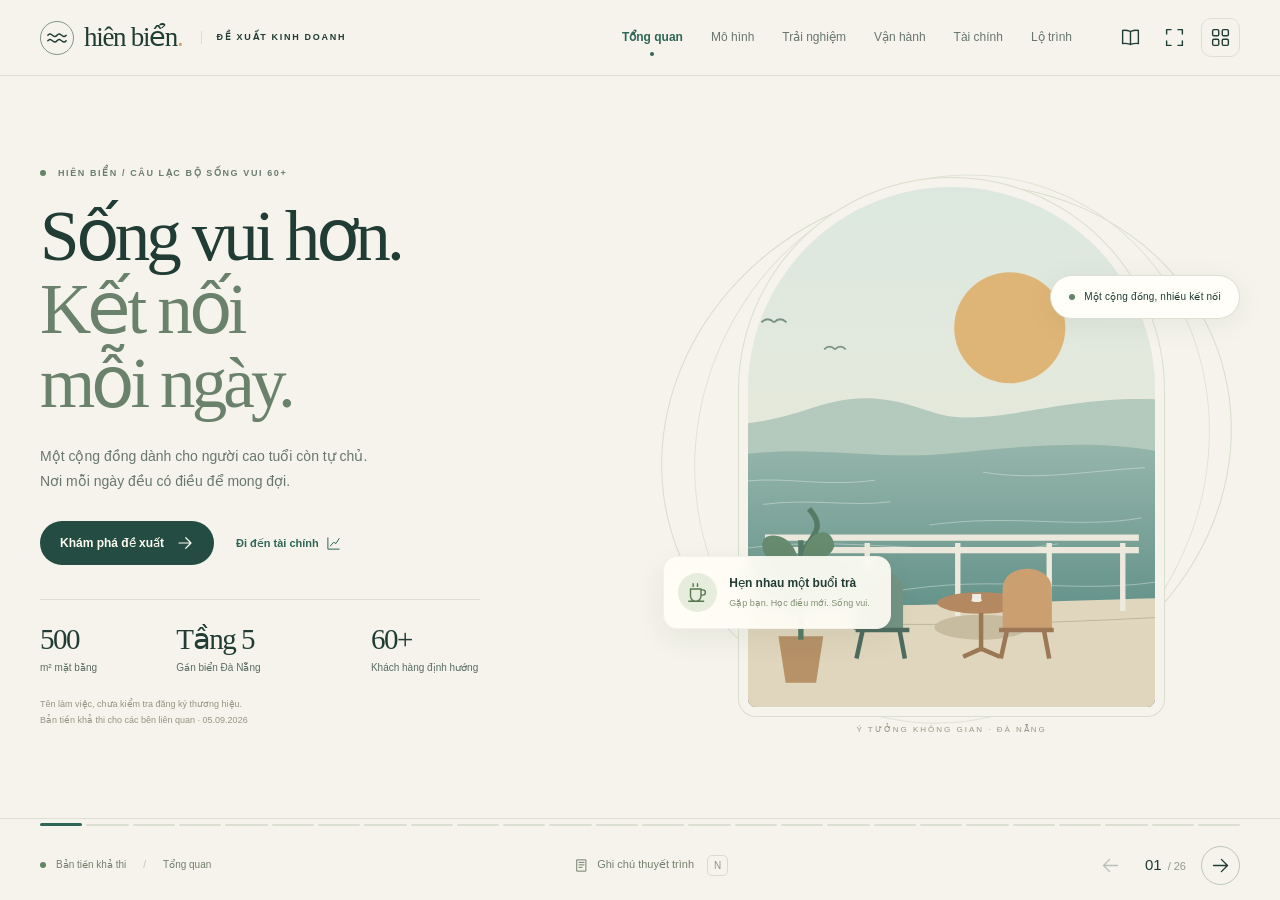
<file: index.html>
<!doctype html><html lang="vi"><head><meta charset="UTF-8"><meta name="viewport" content="width=device-width, initial-scale=1.0"><meta name="theme-color" content="#f5f3eb"><meta name="description" content="Hiên Biển: đề xuất mô hình câu lạc bộ sống vui 60+ tại Đà Nẵng. Walkthrough tương tác về mô hình, trải nghiệm, vận hành, tài chính và lộ trình kiểm chứng."><title>Hiên Biển | Đề xuất kinh doanh CLB 60+</title><link rel="icon" href="data:image/svg+xml,%3Csvg xmlns='http://www.w3.org/2000/svg' viewBox='0 0 64 64'%3E%3Crect width='64' height='64' rx='18' fill='%23265249'/%3E%3Cpath d='M12 24c9-10 11 10 20 0s11 10 20 0M12 39c9-10 11 10 20 0s11 10 20 0' stroke='%23ede9d7' stroke-width='4' fill='none'/%3E%3C/svg%3E"><link rel="stylesheet" href="assets/styles.css"></head><body data-mode="deck"><a class="skip-link" href="#deck">Đến nội dung</a><header class="site-header"><button class="brand" data-jump="0" aria-label="Hiên Biển, về đầu"><span class="brand-mark"><svg class="icon " viewBox="0 0 24 24" fill="none" stroke="currentColor" stroke-width="1.6" stroke-linecap="round" stroke-linejoin="round" aria-hidden="true"><path d="M2 9c4-5 6 5 10 0s6 5 10 0M2 15c4-5 6 5 10 0s6 5 10 0"/></svg></span><span>hiên biển<span class="brand-dot">.</span></span><small>ĐỀ XUẤT KINH DOANH</small></button><nav class="chapter-nav" aria-label="Chương trình bày"><button data-chapter="Tổng quan" class="active" data-jump="0">Tổng quan</button><button data-chapter="Mô hình" data-jump="4">Mô hình</button><button data-chapter="Trải nghiệm" data-jump="9">Trải nghiệm</button><button data-chapter="Vận hành" data-jump="12">Vận hành</button><button data-chapter="Tài chính" data-jump="17">Tài chính</button><button data-chapter="Lộ trình" data-jump="22">Lộ trình</button></nav><div class="header-tools"><button id="view-mode" class="icon-button" title="Đổi chế độ trình chiếu / đọc liên tục" aria-label="Chuyển sang đọc liên tục"><svg class="icon " viewBox="0 0 24 24" fill="none" stroke="currentColor" stroke-width="1.6" stroke-linecap="round" stroke-linejoin="round" aria-hidden="true"><path d="M12 5v15M3 4c4-1 6 0 9 1 3-1 5-2 9-1v15c-4-1-6 0-9 1-3-1-5-2-9-1z"/></svg></button><button id="fullscreen" class="icon-button" title="Toàn màn hình (F)" aria-label="Toàn màn hình"><svg class="icon " viewBox="0 0 24 24" fill="none" stroke="currentColor" stroke-width="1.6" stroke-linecap="round" stroke-linejoin="round" aria-hidden="true"><path d="M8 3H3v5m13-5h5v5M3 16v5h5m13-5v5h-5"/></svg></button><button id="open-overview" class="icon-button overview-button" title="Mục lục (M)" aria-label="Mở mục lục 26 phần"><svg class="icon " viewBox="0 0 24 24" fill="none" stroke="currentColor" stroke-width="1.6" stroke-linecap="round" stroke-linejoin="round" aria-hidden="true"><rect x="3" y="3" width="7" height="7" rx="1.5"/><rect x="14" y="3" width="7" height="7" rx="1.5"/><rect x="3" y="14" width="7" height="7" rx="1.5"/><rect x="14" y="14" width="7" height="7" rx="1.5"/></svg></button></div></header><main id="deck" class="deck" tabindex="-1"><section id="mo-dau" class="slide hero-slide" data-index="0" aria-label="1. Sống vui hơn. Kết nối mỗi ngày."><div class="slide-inner"><header class="section-heading"><div class="eyebrow"><span>01</span> Tổng quan</div><h2 tabindex="-1">Sống vui hơn.<br><em>Kết nối mỗi ngày.</em></h2></header><div class="hero-grid"><div class="hero-copy"><div class="eyebrow"><span class="status-dot"></span> HIÊN BIỂN / CÂU LẠC BỘ SỐNG VUI 60+</div><h1>Sống vui hơn.<br><em>Kết nối<br class="desktop-break"> mỗi ngày.</em></h1><p class="hero-lead">Một cộng đồng dành cho người cao tuổi còn tự chủ.<br>Nơi mỗi ngày đều có điều để mong đợi.</p><div class="hero-actions"><button class="btn primary" data-jump="1">Khám phá đề xuất <svg class="icon " viewBox="0 0 24 24" fill="none" stroke="currentColor" stroke-width="1.6" stroke-linecap="round" stroke-linejoin="round" aria-hidden="true"><path d="M4 12h15M13 5l7 7-7 7"/></svg></button><button class="text-btn" data-jump="17">Đi đến tài chính <svg class="icon " viewBox="0 0 24 24" fill="none" stroke="currentColor" stroke-width="1.6" stroke-linecap="round" stroke-linejoin="round" aria-hidden="true"><path d="M3 3v18h18M7 16l5-6 4 2 5-8"/></svg></button></div><div class="hero-metrics"><div class="stat "><strong>500</strong><span>m² mặt bằng</span></div><div class="stat "><strong>Tầng 5</strong><span>Gần biển Đà Nẵng</span></div><div class="stat "><strong>60+</strong><span>Khách hàng định hướng</span></div></div><p class="micro">Tên làm việc, chưa kiểm tra đăng ký thương hiệu.<br>Bản tiền khả thi cho các bên liên quan · 05.09.2026</p></div><div class="hero-art" aria-label="Minh họa ý tưởng không gian gần biển, không phải mặt bằng thực tế" role="img">
<div class="art-orbit orbit-one"></div><div class="art-orbit orbit-two"></div>
<div class="sea-window"><svg viewBox="0 0 500 580" preserveAspectRatio="xMidYMid slice" aria-hidden="true"><defs><linearGradient id="sky" x2="0" y2="1"><stop stop-color="#dce8df"/><stop offset="1" stop-color="#efe9d7"/></linearGradient><linearGradient id="water" x2="0" y2="1"><stop stop-color="#95b5ab"/><stop offset="1" stop-color="#477e76"/></linearGradient></defs><rect width="500" height="580" fill="url(#sky)"/><circle cx="315" cy="157" r="62" fill="#dfb577"/><path d="M0 266C92 259 108 229 174 237c40 5 58 20 90 20 72 0 127-27 236-19v147H0Z" fill="#7ea89b" opacity=".48"/><path d="M0 301c91-16 160 5 250-4s173-17 250 2v281H0Z" fill="url(#water)"/><g fill="none" stroke="#e6eee4" opacity=".5"><path d="M14 329c49-7 90 6 151-2m120-9c61 10 113-1 181-5M40 354c50-7 102 3 142-3m43 26c94-13 166 5 237-8M0 406c134-23 252 13 369-8m-194 55c132-25 211 6 325-16"/><path d="M0 488c124-9 226 10 338-7M315 510c66 7 131-4 185-8"/></g><path d="M0 461C129 471 235 466 500 458v122H0Z" fill="#e0d6bd"/><path d="M0 481c160 10 301 9 500-2" fill="none" stroke="#b9b29b"/><path d="M42 391h417M42 405h417" stroke="#ece8dc" stroke-width="7"/><path d="M57 397v80m99-80v82m101-82v82m102-82v80m82-80v76" stroke="#eee9dd" stroke-width="6"/>
<ellipse cx="283" cy="491" rx="52" ry="14" fill="#c7bc9f"/><ellipse cx="283" cy="464" rx="49" ry="12" fill="#b48961"/><path d="M283 475v43m-20 6 20-9 21 9" fill="none" stroke="#9c7753" stroke-width="5"/><path d="M196 451c0-31-55-31-55 0v43h55Z" fill="#749384"/><path d="M143 494h60m-52 0-7 32m48-32 6 32" fill="none" stroke="#4d6b60" stroke-width="5"/><path d="M362 449c0-31-55-31-55 0v43h55Z" fill="#cc9f71"/><path d="M303 494h61m-52 0-7 32m48-32 6 32" fill="none" stroke="#9d7857" stroke-width="5"/><ellipse cx="278" cy="461" rx="6" ry="2" fill="#efece3"/><path d="M273 454h10v7h-10Z" fill="#efece3"/>
<path d="M57 501h50l-8 52H65Z" fill="#b79168"/><path d="M82 505V394m0 53C45 440 51 400 81 426m2 10c28-29 58-16 21 9m-22 29c-32-9-41-36-9-26m10-40c18-24 24-32 8-49" stroke="#557b66" stroke-width="6" fill="none"/><path d="M81 428c-43 2-55-43-27-39 26 3 27 39 27 39m3-4c-4-36 30-52 35-26 3 15-35 26-35 26m2 27c14-39 57-38 49-16-6 15-49 16-49 16" fill="#678b6f"/>
<path d="M38 151q7-7 14 0m0 0q7-7 14 0M108 181q6-6 12 0m0 0q6-6 12 0" fill="none" stroke="#789283" stroke-width="2"/></svg></div>
<div class="art-tag top-tag"><span class="status-dot"></span> Một cộng đồng, nhiều kết nối</div>
<div class="art-card"><span class="art-card-icon"><svg class="icon " viewBox="0 0 24 24" fill="none" stroke="currentColor" stroke-width="1.6" stroke-linecap="round" stroke-linejoin="round" aria-hidden="true"><path d="M4 8h12v8a5 5 0 0 1-12 0V8Zm12 1h2a3 3 0 0 1 0 6h-2M7 2v3m5-3v3M2 22h17"/></svg></span><div><b>Hẹn nhau một buổi trà</b><small>Gặp bạn. Học điều mới. Sống vui.</small></div></div>
<div class="art-coordinate">Ý TƯỞNG KHÔNG GIAN · ĐÀ NẴNG</div></div></div></div></section><section id="luan-diem" class="slide " data-index="1" aria-label="2. Đầu tư vào cộng đồng. Không chỉ vào mặt bằng." hidden><div class="slide-inner"><header class="section-heading"><div class="eyebrow"><span>02</span> Tổng quan</div><h2 tabindex="-1">Đầu tư vào cộng đồng.<br><em>Không chỉ vào mặt bằng.</em></h2><p class="lead">Khởi đầu bằng câu lạc bộ hội viên. Chỉ mở rộng chăm sóc khi có nhu cầu và đủ điều kiện.</p></header><div class="grid grid-3 recommendation-grid"><article class="card "><div class="overline">01 / XÁC MINH</div><h3>Mặt bằng đi trước</h3><p>Quyền khai thác, công năng, tiếp cận và sơ tán phải rõ trước khi cọc không hoàn lại.</p></article><article class="card "><div class="overline">02 / KIỂM CHỨNG</div><h3>Thử nghiệm trả phí</h3><p>Kiểm tra nhu cầu, mức giá và hành vi gia hạn qua các buổi sinh hoạt thật.</p></article><article class="card tinted"><div class="overline">03 / ĐẦU TƯ</div><h3>Mở rộng có điều kiện</h3><p>Đầu tư đủ 500 m² chỉ sau khi vượt các cổng quyết định.</p></article></div><div class="metric-band"><div class="stat "><strong>150–160</strong><span>Hội viên để hòa vốn</span><small>Giữ định biên và giả định cơ sở</small></div><div class="stat "><strong>15 triệu</strong><span>EBITDA / tháng cơ sở</span><small>160 hội viên, chưa khấu hao và thuế</small></div><div class="stat "><strong>3,1–4,7 tỷ</strong><span>Tổng nguồn tiền dự kiến</span><small>Chưa có khảo sát hoặc báo giá</small></div></div><div class="callout "><svg class="icon " viewBox="0 0 24 24" fill="none" stroke="currentColor" stroke-width="1.6" stroke-linecap="round" stroke-linejoin="round" aria-hidden="true"><path d="M4 12h15M13 5l7 7-7 7"/></svg><span><strong>Đề xuất quyết định hôm nay:</strong> ưu tiên thẩm định và pilot; chưa duyệt đầu tư toàn phần.</span></div><div class="slide-source"><span>Nguồn: mô hình tài chính đính kèm. Tất cả số kinh tế là giả định.</span><button class="text-btn" data-jump="25">Nguồn & phạm vi <svg class="icon " viewBox="0 0 24 24" fill="none" stroke="currentColor" stroke-width="1.6" stroke-linecap="round" stroke-linejoin="round" aria-hidden="true"><path d="M14 3h7v7m0-7-10 10M10 3H3v18h18v-7"/></svg></button></div></div></section><section id="mat-bang" class="slide " data-index="2" aria-label="3. Tầng 5 là điều kiện quyết định. Không phải một chú thích." hidden><div class="slide-inner"><header class="section-heading"><div class="eyebrow"><span>03</span> Tổng quan</div><h2 tabindex="-1">Tầng 5 là điều kiện quyết định.<br><em>Không phải một chú thích.</em></h2><p class="lead">Cần xác minh đúng tòa nhà và đúng 500 m² trước khi cam kết vốn.</p></header><div class="grid legal-grid"><div class="risk-panel"><div class="eyebrow"><svg class="icon " viewBox="0 0 24 24" fill="none" stroke="currentColor" stroke-width="1.6" stroke-linecap="round" stroke-linejoin="round" aria-hidden="true"><path d="m12 3 10 18H2L12 3Z"/><path d="M12 9v5m0 3v.1"/></svg> ƯU TIÊN THẨM ĐỊNH</div><h3>Quyền kinh doanh tại<br>chính mặt bằng này?</h3><p>Báo VietnamNet ngày 06.08.2024 nêu việc xử lý sai phạm và hoàn trả công năng tại tầng 5 của Tổ hợp Mường Thanh Sơn Trà.</p><div class="risk-note"><strong>Chưa xác nhận cùng địa điểm.</strong><span>Bài báo lịch sử không chứng minh tình trạng pháp lý hiện tại.</span></div><button class="text-btn" data-jump="25">Xem nguồn và giới hạn <svg class="icon " viewBox="0 0 24 24" fill="none" stroke="currentColor" stroke-width="1.6" stroke-linecap="round" stroke-linejoin="round" aria-hidden="true"><path d="M14 3h7v7m0-7-10 10M10 3H3v18h18v-7"/></svg></button></div><div class="check-rows"><div><span>01</span><section><h3>Quyền khai thác</h3><p>Chủ thể cho thuê, ranh giới, sở hữu riêng hay chung.</p></section></div><div><span>02</span><section><h3>Công năng & hồ sơ công trình</h3><p>Bản vẽ được duyệt, hoàn công, nghiệm thu, xử lý tồn tại.</p></section></div><div><span>03</span><section><h3>Tiếp cận & thoát nạn</h3><p>Đón trả, thang máy, nhà vệ sinh, hỗ trợ người đi lại chậm.</p></section></div><div><span>04</span><section><h3>Hợp đồng & trách nhiệm</h3><p>Quyền rút lui, hoàn cọc, chi phí sửa chữa và gián đoạn.</p></section></div></div></div><div class="callout warning"><svg class="icon " viewBox="0 0 24 24" fill="none" stroke="currentColor" stroke-width="1.6" stroke-linecap="round" stroke-linejoin="round" aria-hidden="true"><path d="m12 3 10 18H2L12 3Z"/><path d="M12 9v5m0 3v.1"/></svg><span>Không cọc hoặc thi công không hoàn lại khi quyền khai thác, công năng và an toàn còn chưa rõ.</span></div><div class="slide-source"><span>Nguồn: nghiên cứu ban đầu, VietnamNet (06.08.2024) và hồ sơ pháp lý được liệt kê ở phụ lục.</span><button class="text-btn" data-jump="25">Nguồn & phạm vi <svg class="icon " viewBox="0 0 24 24" fill="none" stroke="currentColor" stroke-width="1.6" stroke-linecap="round" stroke-linejoin="round" aria-hidden="true"><path d="M14 3h7v7m0-7-10 10M10 3H3v18h18v-7"/></svg></button></div></div></section><section id="co-hoi" class="slide " data-index="3" aria-label="4. Nhu cầu xã hội có cơ sở. Sức mua phải được chứng minh." hidden><div class="slide-inner"><header class="section-heading"><div class="eyebrow"><span>04</span> Tổng quan</div><h2 tabindex="-1">Nhu cầu xã hội có cơ sở.<br><em>Sức mua phải được chứng minh.</em></h2><p class="lead">Không dùng xu hướng già hóa của cả nước để thay thế nghiên cứu thị trường quanh cơ sở.</p></header><div class="grid opportunity-grid"><div class="big-stat-panel"><div class="overline">BỐI CẢNH VIỆT NAM / 2024</div><strong>14,2<span>triệu</span></strong><p>người từ 60 tuổi trở lên</p><div class="fine-rule"></div><small>Số liệu cơ quan thống kê, được dẫn trong nghiên cứu ban đầu. Không phải quy mô khách hàng tiềm năng của cơ sở.</small></div><div><div class="radius-card"><span class="radius-number">10–20</span><div><b>phút di chuyển thực tế</b><p>Vùng nghiên cứu đề xuất, đo cả đón trả và chờ thang máy.</p></div><svg class="icon " viewBox="0 0 24 24" fill="none" stroke="currentColor" stroke-width="1.6" stroke-linecap="round" stroke-linejoin="round" aria-hidden="true"><path d="M19 10c0 5-7 11-7 11S5 15 5 10a7 7 0 1 1 14 0Z"/><circle cx="12" cy="10" r="2.5"/></svg></div><div class="grid grid-2 compact"><article class="card "><div class="overline">GIẢ THUYẾT 01</div><h3>Người dùng muốn gì?</h3><p>Bạn phù hợp, hoạt động đáng mong đợi, không có cảm giác bị đưa đi chăm sóc.</p></article><article class="card "><div class="overline">GIẢ THUYẾT 02</div><h3>Gia đình trả tiền vì gì?</h3><p>Tổ chức đáng tin cậy, thông tin rõ ràng và cha mẹ thực sự muốn tham gia.</p></article></div></div></div><div class="callout "><svg class="icon " viewBox="0 0 24 24" fill="none" stroke="currentColor" stroke-width="1.6" stroke-linecap="round" stroke-linejoin="round" aria-hidden="true"><path d="M4 12h15M13 5l7 7-7 7"/></svg><span>Khách thường trú là nền doanh thu. Khách du lịch và người lưu trú dài ngày chỉ là hướng thử thêm.</span></div><div class="slide-source"><span>Nguồn: cơ quan thống kê Việt Nam, số liệu 2024; vùng di chuyển và nhu cầu là giả thuyết cần khảo sát.</span><button class="text-btn" data-jump="25">Nguồn & phạm vi <svg class="icon " viewBox="0 0 24 24" fill="none" stroke="currentColor" stroke-width="1.6" stroke-linecap="round" stroke-linejoin="round" aria-hidden="true"><path d="M14 3h7v7m0-7-10 10M10 3H3v18h18v-7"/></svg></button></div></div></section><section id="mo-hinh-tham-khao" class="slide " data-index="4" aria-label="5. Học cách tạo giá trị. Không sao chép cách thu tiền." hidden><div class="slide-inner"><header class="section-heading"><div class="eyebrow"><span>05</span> Mô hình</div><h2 tabindex="-1">Học cách tạo giá trị.<br><em>Không sao chép cách thu tiền.</em></h2><p class="lead">Năm góc tham chiếu, một lựa chọn định vị phù hợp với mặt bằng.</p></header><div class="table-wrap benchmark-table"><table><thead><tr><th>MÔ HÌNH THAM CHIẾU</th><th>ĐIỀU ĐÁNG HỌC</th><th>GIỚI HẠN KHI ÁP DỤNG</th></tr></thead><tbody><tr><td><span class="row-num">01</span><strong>CLB liên thế hệ</strong><small>HelpAge Việt Nam</small></td><td>Hội viên có vai trò, hỗ trợ và đóng góp.</td><td>Không lấy tài chính mô hình cộng đồng làm chuẩn lợi nhuận.</td></tr><tr><td><span class="row-num">02</span><strong>Active Ageing Centre</strong><small>AIC · Singapore</small></td><td>Điểm hẹn gần nhà, lịch hoạt động đều đặn.</td><td>Phần lớn hoạt động miễn phí; không sao chép cơ chế tài trợ.</td></tr><tr><td><span class="row-num">03</span><strong>Senior Day Care</strong><small>NTUC Health</small></td><td>Đánh giá nhu cầu, tổ chức chăm sóc có cấu trúc.</td><td>Giá được trợ cấp không phải giá tham chiếu cho Đà Nẵng.</td></tr><tr><td><span class="row-num">04</span><strong>Mô hình tư nhân</strong><small>Genki House</small></td><td>Kết hợp sinh hoạt, hỗ trợ và dịch vụ ban ngày.</td><td>Thông tin nhà cung cấp không chứng minh hiệu quả kinh doanh.</td></tr><tr><td><span class="row-num">05</span><strong>Daycare địa phương</strong><small>Bệnh viện 199</small></td><td>Đã có cung ứng gắn phục hồi chức năng tại Đà Nẵng.</td><td>Chưa có giá so sánh; không cạnh tranh bằng điều trị.</td></tr></tbody></table></div><div class="callout "><svg class="icon " viewBox="0 0 24 24" fill="none" stroke="currentColor" stroke-width="1.6" stroke-linecap="round" stroke-linejoin="round" aria-hidden="true"><path d="M4 12h15M13 5l7 7-7 7"/></svg><span>Lợi thế đề xuất: chất lượng cộng đồng và tổ chức sinh hoạt. Không phải thiết bị điều trị.</span></div><div class="slide-source"><span>Nguồn: HelpAge, AIC, NTUC Health, Genki House và Bệnh viện 199. Liên kết ở phụ lục.</span><button class="text-btn" data-jump="25">Nguồn & phạm vi <svg class="icon " viewBox="0 0 24 24" fill="none" stroke="currentColor" stroke-width="1.6" stroke-linecap="round" stroke-linejoin="round" aria-hidden="true"><path d="M14 3h7v7m0-7-10 10M10 3H3v18h18v-7"/></svg></button></div></div></section><section id="khach-hang" class="slide " data-index="5" aria-label="6. Hai người ra quyết định. Một trải nghiệm phải có ý nghĩa." hidden><div class="slide-inner"><header class="section-heading"><div class="eyebrow"><span>06</span> Mô hình</div><h2 tabindex="-1">Hai người ra quyết định.<br><em>Một trải nghiệm phải có ý nghĩa.</em></h2><p class="lead">Hội viên là trung tâm. Người chi trả không thay thế quyền lựa chọn của người sử dụng.</p></header><div class="grid grid-3 personas"><article class="card persona"><div class="persona-top"><span class="persona-avatar"><svg class="icon " viewBox="0 0 24 24" fill="none" stroke="currentColor" stroke-width="1.6" stroke-linecap="round" stroke-linejoin="round" aria-hidden="true"><circle cx="12" cy="12" r="4"/><path d="M12 2v2m0 16v2M2 12h2m16 0h2M5 5l1 1m12 12 1 1M5 19l1-1M18 6l1-1"/></svg></span><span class="chip green">Cốt lõi</span></div><div class="overline">NGƯỜI SỬ DỤNG</div><h3>Người cao tuổi<br>còn tự chủ</h3><blockquote>“Tôi muốn có nơi để đến,<br>có người để gặp.”</blockquote><p>Có thể tham gia nhóm; sống trong vùng di chuyển thuận tiện; được đánh giá theo khả năng thực tế, không chỉ tuổi.</p></article><article class="card persona"><div class="persona-top"><span class="persona-avatar clay"><svg class="icon " viewBox="0 0 24 24" fill="none" stroke="currentColor" stroke-width="1.6" stroke-linecap="round" stroke-linejoin="round" aria-hidden="true"><path d="M20 5a5 5 0 0 0-8 2 5 5 0 0 0-8-2c-5 6 8 15 8 15s13-9 8-15z"/></svg></span><span class="chip ">Đồng chi trả</span></div><div class="overline">GIA ĐÌNH</div><h3>Con cái<br>trưởng thành</h3><blockquote>“Tôi yên tâm khi cha mẹ<br>thực sự thích đến.”</blockquote><p>Cần hiểu ai phụ trách, hôm nay có hoạt động gì và khi có tình huống thì cơ sở xử lý thế nào.</p></article><article class="card persona secondary"><div class="persona-top"><span class="persona-avatar pale"><svg class="icon " viewBox="0 0 24 24" fill="none" stroke="currentColor" stroke-width="1.6" stroke-linecap="round" stroke-linejoin="round" aria-hidden="true"><path d="M19 10c0 5-7 11-7 11S5 15 5 10a7 7 0 1 1 14 0Z"/><circle cx="12" cy="10" r="2.5"/></svg></span><span class="chip ">Thử sau</span></div><div class="overline">NHÓM BỔ SUNG</div><h3>Khách lưu trú<br>ngắn hoặc dài ngày</h3><blockquote>“Tôi muốn kết nối khi<br>ở một thành phố mới.”</blockquote><p>Thử gói ngắn hạn và hợp tác lưu trú. Không đưa nhóm này vào doanh thu nền để tính hòa vốn.</p></article></div></div></section><section id="dinh-vi" class="slide " data-index="6" aria-label="7. Câu lạc bộ trước. Chăm sóc sau, nếu đủ điều kiện." hidden><div class="slide-inner"><header class="section-heading"><div class="eyebrow"><span>07</span> Mô hình</div><h2 tabindex="-1">Câu lạc bộ trước.<br><em>Chăm sóc sau, nếu đủ điều kiện.</em></h2><p class="lead">Một ranh giới dịch vụ rõ ràng giúp bảo vệ hội viên, đội ngũ và mô hình kinh doanh.</p></header><div class="positioning-strip"><div class="position-item chosen"><span>GIAI ĐOẠN ĐẦU</span><h3>CLB sống năng động</h3><p>Cộng đồng · học hỏi · sinh hoạt</p><span class="chip green">Ưu tiên triển khai</span></div><div class="position-arrow"><svg class="icon " viewBox="0 0 24 24" fill="none" stroke="currentColor" stroke-width="1.6" stroke-linecap="round" stroke-linejoin="round" aria-hidden="true"><path d="M4 12h15M13 5l7 7-7 7"/></svg></div><div class="position-item"><span>PHƯƠNG ÁN CÓ ĐIỀU KIỆN</span><h3>Chăm sóc ban ngày</h3><p>Ăn · sinh hoạt · hỗ trợ phù hợp</p><span class="chip amber">Thẩm định riêng</span></div><div class="position-arrow"><svg class="icon " viewBox="0 0 24 24" fill="none" stroke="currentColor" stroke-width="1.6" stroke-linecap="round" stroke-linejoin="round" aria-hidden="true"><rect x="5" y="10" width="14" height="11" rx="2"/><path d="M8 10V6a4 4 0 0 1 8 0v4m-4 0v4"/></svg></div><div class="position-item disabled"><span>NGOÀI PHẠM VI BAN ĐẦU</span><h3>Lưu trú / điều trị</h3><p>Nhu cầu y tế và chăm sóc chuyên sâu</p><span class="chip ">Không triển khai</span></div></div><div class="grid grid-2 compact"><div class="statement-card"><b>Chúng ta cung cấp</b><p>Một nhịp sinh hoạt đáng mong đợi, nhóm bạn phù hợp và cơ hội có vai trò trong cộng đồng.</p></div><div class="statement-card"><b>Chúng ta không cam kết</b><p>Chữa bệnh, phòng sa sút trí tuệ, thay thế khám chữa bệnh hoặc giám sát chuyên biệt.</p></div></div><div class="slide-source"><span>Nguồn: phạm vi dịch vụ đề xuất và các văn bản được dẫn trong nghiên cứu ban đầu; cần tư vấn theo hồ sơ thực tế.</span><button class="text-btn" data-jump="25">Nguồn & phạm vi <svg class="icon " viewBox="0 0 24 24" fill="none" stroke="currentColor" stroke-width="1.6" stroke-linecap="round" stroke-linejoin="round" aria-hidden="true"><path d="M14 3h7v7m0-7-10 10M10 3H3v18h18v-7"/></svg></button></div></div></section><section id="business-model" class="slide " data-index="7" aria-label="8. Một mô hình hội viên. Chín cấu phần liên kết." hidden><div class="slide-inner"><header class="section-heading"><div class="eyebrow"><span>08</span> Mô hình</div><h2 tabindex="-1">Một mô hình hội viên.<br><em>Chín cấu phần liên kết.</em></h2><p class="lead">Doanh thu lặp lại phải đến từ giá trị lặp lại, không phải bán hàng gây áp lực.</p></header><div class="business-canvas"><article class="canvas-cell partners"><div class="overline">ĐỐI TÁC</div><p>Tòa nhà, giáo viên, suất ăn, vận chuyển, đơn vị y tế chuyển tiếp.</p></article><article class="canvas-cell activities"><div class="overline">HOẠT ĐỘNG</div><p>Tổ chức nhóm, chương trình, tuyển và giữ hội viên, kiểm soát rủi ro.</p></article><article class="canvas-cell value"><div class="overline">GIÁ TRỊ CUNG CẤP</div><p>Bạn bè phù hợp.<br>Nhịp sống có ý nghĩa.<br>Gia đình yên tâm.</p></article><article class="canvas-cell relationships"><div class="overline">QUAN HỆ</div><p>Nhóm sinh hoạt ổn định, người phụ trách, phản hồi và gọi hỏi khi vắng.</p></article><article class="canvas-cell customers"><div class="overline">KHÁCH HÀNG</div><p>Người cao tuổi còn tự chủ; con cái đồng chi trả; khách ngắn hạn bổ sung.</p></article><article class="canvas-cell resources"><div class="overline">NGUỒN LỰC</div><p>Đội ngũ, chương trình, mặt bằng phù hợp, quy trình và lòng tin.</p></article><article class="canvas-cell channels"><div class="overline">KÊNH TIẾP CẬN</div><p>Cư dân lân cận, giới thiệu, trải nghiệm và đối tác phù hợp.</p></article><article class="canvas-cell costs"><div class="overline">CHI PHÍ</div><p>Nhân sự + mặt bằng là chính. Điện nước, marketing, vật tư, bảo trì và bảo hiểm.</p></article><article class="canvas-cell revenues"><div class="overline">DOANH THU</div><p>Hội phí là nền. Chuyên đề, sự kiện và hợp đồng mua suất là bổ sung.</p></article></div><div class="callout "><svg class="icon " viewBox="0 0 24 24" fill="none" stroke="currentColor" stroke-width="1.6" stroke-linecap="round" stroke-linejoin="round" aria-hidden="true"><path d="M4 12h15M13 5l7 7-7 7"/></svg><span>Không dựa vào hoa hồng thuốc, thực phẩm chức năng hoặc hội thảo bán hàng để tạo lợi nhuận.</span></div></div></section><section id="goi-dich-vu" class="slide " data-index="8" aria-label="9. Bán một nhịp sống. Không bán lượt đến vô hạn." hidden><div class="slide-inner"><header class="section-heading"><div class="eyebrow"><span>09</span> Mô hình</div><h2 tabindex="-1">Bán một nhịp sống.<br><em>Không bán lượt đến vô hạn.</em></h2><p class="lead">Ba sản phẩm để thử giá. Thanh toán thật và gia hạn thật mới là bằng chứng.</p></header><div class="grid grid-3 pricing"><article class="price-card"><div class="overline">BƯỚC LÀM QUEN</div><h3>Trải nghiệm</h3><div class="price">150–200<small>nghìn / buổi</small></div><div class="price-rule"></div><p>Một buổi sinh hoạt có hướng dẫn.</p><ul><li>Làm quen nhóm phù hợp</li><li>Trao đổi sau buổi</li><li>Chưa cam kết dài hạn</li></ul><span class="price-foot">Đo chuyển đổi sang hội viên</span></article><article class="price-card featured"><div class="price-ribbon">GÓI NỀN</div><div class="overline">HỘI VIÊN HÀNG THÁNG</div><h3>Gắn kết</h3><div class="price">1,2<small>triệu / tháng</small></div><div class="price-rule"></div><p><strong>8 buổi</strong> mỗi tháng · khoảng 2,5 giờ/buổi.</p><ul><li>Hoạt động nhóm cơ bản</li><li>Nhóm sinh hoạt đều đặn</li><li>Đặt chỗ theo khung giờ</li></ul><span class="price-foot">Giá thử nghiệm, chưa khảo sát</span></article><article class="price-card"><div class="overline">HỘI VIÊN HÀNG THÁNG</div><h3>Khám phá</h3><div class="price">2,0<small>triệu / tháng</small></div><div class="price-rule"></div><p><strong>12 buổi</strong> mỗi tháng, gồm 2 buổi chuyên đề.</p><ul><li>Chuyên đề nhóm nhỏ</li><li>Ưu tiên đặt lịch</li><li>Thêm chiều sâu trải nghiệm</li></ul><span class="price-foot">Không tính 2 chuyên đề thành 2 buổi thêm</span></article></div><div class="inline-note"><strong>Giả định tài chính:</strong> 50% mỗi gói hội viên → bình quân 1,6 triệu và 10 lượt/người/tháng. Cần xác định VAT trước niêm yết.</div><div class="slide-source"><span>Nguồn: mô hình tài chính đính kèm. Tất cả số kinh tế là giả định.</span><button class="text-btn" data-jump="25">Nguồn & phạm vi <svg class="icon " viewBox="0 0 24 24" fill="none" stroke="currentColor" stroke-width="1.6" stroke-linecap="round" stroke-linejoin="round" aria-hidden="true"><path d="M14 3h7v7m0-7-10 10M10 3H3v18h18v-7"/></svg></button></div></div></section><section id="chuong-trinh" class="slide " data-index="9" aria-label="10. Bốn lý do để quay lại. Mỗi tuần, không chỉ ngày khai trương." hidden><div class="slide-inner"><header class="section-heading"><div class="eyebrow"><span>10</span> Trải nghiệm</div><h2 tabindex="-1">Bốn lý do để quay lại.<br><em>Mỗi tuần, không chỉ ngày khai trương.</em></h2><p class="lead">Thiết kế hoạt động để hội viên tìm thấy niềm vui và vai trò của mình.</p></header><div class="grid grid-4 pillars"><article class="pillar sage"><div class="pillar-top"><svg class="icon " viewBox="0 0 24 24" fill="none" stroke="currentColor" stroke-width="1.6" stroke-linecap="round" stroke-linejoin="round" aria-hidden="true"><circle cx="12" cy="12" r="4"/><path d="M12 2v2m0 16v2M2 12h2m16 0h2M5 5l1 1m12 12 1 1M5 19l1-1M18 6l1-1"/></svg><span>01</span></div><h3>Vận động</h3><p>Nhẹ nhàng, có lựa chọn ngồi hoặc đứng, phù hợp khả năng.</p><small>Không quảng cáo là điều trị.</small></article><article class="pillar sand"><div class="pillar-top"><svg class="icon " viewBox="0 0 24 24" fill="none" stroke="currentColor" stroke-width="1.6" stroke-linecap="round" stroke-linejoin="round" aria-hidden="true"><circle cx="9" cy="8" r="3"/><path d="M3 21v-3a6 6 0 0 1 12 0v3M16 5a3 3 0 0 1 0 6m1 4a5 5 0 0 1 4 5"/></svg><span>02</span></div><h3>Kết nối</h3><p>Trà sáng, cờ, đọc sách và nhóm sở thích gặp nhau đều đặn.</p><small>Tạo quan hệ, không chỉ lấp lịch.</small></article><article class="pillar blue"><div class="pillar-top"><svg class="icon " viewBox="0 0 24 24" fill="none" stroke="currentColor" stroke-width="1.6" stroke-linecap="round" stroke-linejoin="round" aria-hidden="true"><path d="M12 5v15M3 4c4-1 6 0 9 1 3-1 5-2 9-1v15c-4-1-6 0-9 1-3-1-5-2-9-1z"/></svg><span>03</span></div><h3>Học hỏi</h3><p>Điện thoại, chụp ảnh, hội họa, ngôn ngữ và nhận biết lừa đảo.</p><small>Học điều dùng được mỗi ngày.</small></article><article class="pillar peach"><div class="pillar-top"><svg class="icon " viewBox="0 0 24 24" fill="none" stroke="currentColor" stroke-width="1.6" stroke-linecap="round" stroke-linejoin="round" aria-hidden="true"><path d="M20 3C7 2 1 8 5 16c8 5 15-1 15-13ZM4 21l11-12"/></svg><span>04</span></div><h3>Đóng góp</h3><p>Hội viên dẫn nhóm, chia sẻ kỹ năng và kể chuyện nghề nghiệp.</p><small>Có vai trò, không chỉ được phục vụ.</small></article></div><div class="quote-line">“Tôi là một phần của nơi này.” <span>Mục tiêu trải nghiệm đề xuất, không phải lời chứng thực.</span></div><div class="slide-source"><span>Nguồn: chương trình đề xuất; WHO 30.06.2025 chỉ cung cấp bối cảnh về kết nối xã hội.</span><button class="text-btn" data-jump="25">Nguồn & phạm vi <svg class="icon " viewBox="0 0 24 24" fill="none" stroke="currentColor" stroke-width="1.6" stroke-linecap="round" stroke-linejoin="round" aria-hidden="true"><path d="M14 3h7v7m0-7-10 10M10 3H3v18h18v-7"/></svg></button></div></div></section><section id="mot-ngay" class="slide " data-index="10" aria-label="11. Một ngày có nhịp. Một tuần có hẹn." hidden><div class="slide-inner"><header class="section-heading"><div class="eyebrow"><span>11</span> Trải nghiệm</div><h2 tabindex="-1">Một ngày có nhịp.<br><em>Một tuần có hẹn.</em></h2><p class="lead">Lịch minh họa cho CLB, không phải lịch chăm sóc bán trú.</p></header><div class="schedule-layout"><div class="schedule-side"><div class="segmented" aria-label="Chọn khung sinh hoạt"><button class="active" data-session="morning" aria-pressed="true">Buổi sáng</button><button data-session="afternoon" aria-pressed="false">Buổi chiều</button></div><div class="schedule-time"><span id="session-range">08:30–11:00</span><p>Khoảng 2,5 giờ / buổi</p></div><div class="mini-note"><svg class="icon " viewBox="0 0 24 24" fill="none" stroke="currentColor" stroke-width="1.6" stroke-linecap="round" stroke-linejoin="round" aria-hidden="true"><circle cx="12" cy="12" r="9"/><path d="M12 6v6l4 2"/></svg><p>Giữ khung giờ và nhóm ổn định để hội viên biết mình sẽ gặp ai.</p></div></div><div id="session-timeline" class="session-timeline" aria-live="polite"></div></div><div class="week-strip"><div><b>Thứ 2</b><span>Trà & chuyện</span></div><div><b>Thứ 3</b><span>Sáng tạo</span></div><div><b>Thứ 4</b><span>Công nghệ</span></div><div><b>Thứ 5</b><span>Âm nhạc</span></div><div><b>Thứ 6</b><span>Chia sẻ nghề</span></div><div><b>Thứ 7</b><span>Kết nối gia đình</span></div></div><div class="inline-note">Đi bộ gần biển chỉ là lựa chọn sau khi đánh giá tuyến đường, thời tiết và khả năng hỗ trợ.</div></div></section><section id="khong-gian" class="slide " data-index="11" aria-label="12. 500 m² cho sự thuận tiện. Không phải cuộc đua tiện ích." hidden><div class="slide-inner"><header class="section-heading"><div class="eyebrow"><span>12</span> Trải nghiệm</div><h2 tabindex="-1">500 m² cho sự thuận tiện.<br><em>Không phải cuộc đua tiện ích.</em></h2><p class="lead">Chọn từng khu vực để xem vai trò. Sơ đồ ý tưởng, không theo tỷ lệ hoặc hiện trạng.</p></header><div class="space-layout"><div class="space-map"><button class="zone zone-welcome" data-zone="welcome" aria-pressed="false"><span>Đón tiếp</span><b>25<small> m²</small></b></button><button class="zone zone-lounge selected" data-zone="lounge" aria-pressed="true"><span>Phòng khách cộng đồng</span><b>85<small> m²</small></b></button><button class="zone zone-movement" data-zone="movement" aria-pressed="false"><span>Vận động đa năng</span><b>90<small> m²</small></b></button><button class="zone zone-creative" data-zone="creative" aria-pressed="false"><span>Học & sáng tạo</span><b>50<small> m²</small></b></button><button class="zone zone-quiet" data-zone="quiet" aria-pressed="false"><span>Đọc sách & yên tĩnh</span><b>40<small> m²</small></b></button><button class="zone zone-pantry" data-zone="pantry" aria-pressed="false"><span>Trà & pantry</span><b>68<small> m²</small></b></button><button class="zone zone-wc" data-zone="wc" aria-pressed="false"><span>Nhà vệ sinh</span><b>30<small> m²</small></b></button><button class="zone zone-back" data-zone="back" aria-pressed="false"><span>Hậu cần & hỗ trợ</span><b>37<small> m²</small></b></button><button class="zone zone-circulation" data-zone="circulation" aria-pressed="false"><span>Giao thông & khoảng đệm</span><b>75<small> m²</small></b></button></div><aside class="space-detail"><div class="eyebrow">PHÂN KHU ĐỀ XUẤT</div><div class="space-area"><span id="zone-area">85</span><small>m²</small></div><h3 id="zone-name">Phòng khách cộng đồng</h3><b id="zone-title">Trung tâm kết nối</b><p id="zone-description">Ghế có tay vịn, nhóm nhỏ, ánh sáng dễ chịu và âm thanh ít vang.</p><div class="space-total"><span>Tổng phân bổ</span><strong>500 m²</strong></div></aside></div><div class="inline-note">Chưa có bản vẽ mặt bằng. Phải đo diện tích sử dụng thuần, cột, hệ thống kỹ thuật và lối thoát trước thiết kế.</div><div class="slide-source"><span>Nguồn: phân khu đề xuất; QCVN 10:2024/BXD được dẫn ở phụ lục.</span><button class="text-btn" data-jump="25">Nguồn & phạm vi <svg class="icon " viewBox="0 0 24 24" fill="none" stroke="currentColor" stroke-width="1.6" stroke-linecap="round" stroke-linejoin="round" aria-hidden="true"><path d="M14 3h7v7m0-7-10 10M10 3H3v18h18v-7"/></svg></button></div></div></section><section id="hanh-trinh-hoi-vien" class="slide " data-index="12" aria-label="13. Gia hạn bắt đầu từ cách chào đón buổi đầu." hidden><div class="slide-inner"><header class="section-heading"><div class="eyebrow"><span>13</span> Vận hành</div><h2 tabindex="-1">Gia hạn bắt đầu từ<br><em>cách chào đón buổi đầu.</em></h2><p class="lead">Thiết kế quan hệ hội viên, không chỉ quản lý danh sách đăng ký.</p></header><div class="journey-flow"><article class="journey-card"><span class="journey-dot">01</span><div class="overline">Trước khi đến</div><h3>Hiểu mong muốn</h3><p>Sở thích, hỗ trợ cần thiết, người liên hệ khẩn cấp.</p></article><article class="journey-card"><span class="journey-dot">02</span><div class="overline">Buổi đầu</div><h3>Có người làm quen</h3><p>Giới thiệu nhóm, hoạt động và quyền lựa chọn.</p></article><article class="journey-card"><span class="journey-dot">03</span><div class="overline">Tuần đầu</div><h3>Tìm nhịp phù hợp</h3><p>Theo dõi phản hồi; điều chỉnh nhóm và lịch.</p></article><article class="journey-card"><span class="journey-dot">04</span><div class="overline">Hàng tháng</div><h3>Có lý do gia hạn</h3><p>Trao đổi trải nghiệm; gọi hỏi khi vắng nhiều buổi.</p></article><article class="journey-card"><span class="journey-dot">05</span><div class="overline">Khi nhu cầu đổi</div><h3>Đánh giá lại</h3><p>Điều chỉnh dịch vụ hoặc giới thiệu đơn vị phù hợp.</p></article></div><div class="grid grid-3 compact journey-bottom"><article class="card "><div class="overline">TÔN TRỌNG</div><h3>Hội viên có tiếng nói</h3><p>Không tiếp nhận chỉ vì người nhà muốn gửi.</p></article><article class="card "><div class="overline">NHẤT QUÁN</div><h3>Một người phụ trách rõ ràng</h3><p>Không để phản hồi bị chuyển qua nhiều đầu mối.</p></article><article class="card "><div class="overline">TRÁCH NHIỆM</div><h3>Biết giới hạn của cơ sở</h3><p>Không giữ khách khi nhu cầu vượt năng lực hỗ trợ.</p></article></div></div></section><section id="nhan-su" class="slide " data-index="13" aria-label="14. Đội ngũ là sản phẩm. Lịch hoạt động là lời hứa." hidden><div class="slide-inner"><header class="section-heading"><div class="eyebrow"><span>14</span> Vận hành</div><h2 tabindex="-1">Đội ngũ là sản phẩm.<br><em>Lịch hoạt động là lời hứa.</em></h2><p class="lead">Quản lý theo khung giờ, có người thay thế và phân công rõ ràng.</p></header><div class="grid staffing-layout"><div class="team-list"><div class="team-row"><strong>Quản lý cơ sở</strong><p>Kết quả kinh doanh, nhân sự, an toàn và xử lý sự cố.</p></div><div class="team-row"><strong>Chương trình & cộng đồng</strong><p>Lịch, chất lượng giáo viên, ghép nhóm và duy trì hội viên.</p></div><div class="team-row"><strong>Nhân viên sinh hoạt</strong><p>Đón tiếp, hỗ trợ hoạt động, quan sát và tiếp nối trải nghiệm.</p></div><div class="team-row"><strong>CSKH & hành chính</strong><p>Lịch, phí, phản hồi và liên hệ theo phạm vi được cho phép.</p></div><div class="team-row"><strong>Hậu cần & cộng tác viên</strong><p>Vệ sinh, pantry, giáo viên, đào tạo và hỗ trợ chuyên môn.</p></div></div><div class="staff-panel"><div class="overline">QUỸ NHÂN SỰ CƠ SỞ</div><div class="staff-big">110 <small>triệu/tháng</small></div><p>Gồm chi phí sử dụng lao động, giáo viên thuê ngoài và dự trù nghỉ bù.</p><div class="staff-mini"><div class="stat "><strong>26</strong><span>Ngày hoạt động / tháng</span></div><div class="stat "><strong>8</strong><span>Giờ mở cửa giả định</span></div></div><div class="mini-warning"><strong>50 khách cùng lúc</strong><p>Chỉ là trần mô phỏng kinh tế, không phải sức chứa được chứng nhận.</p></div></div></div><div class="inline-note">200 hội viên ≠ 200 người đến cùng lúc. Giới hạn thực do thiết kế, PCCC, hỗ trợ và định biên quyết định.</div><div class="slide-source"><span>Nguồn: mô hình tài chính đính kèm. Tất cả số kinh tế là giả định.</span><button class="text-btn" data-jump="25">Nguồn & phạm vi <svg class="icon " viewBox="0 0 24 24" fill="none" stroke="currentColor" stroke-width="1.6" stroke-linecap="round" stroke-linejoin="round" aria-hidden="true"><path d="M14 3h7v7m0-7-10 10M10 3H3v18h18v-7"/></svg></button></div></div></section><section id="an-toan" class="slide " data-index="14" aria-label="15. An toàn phải được vận hành. Không chỉ được ghi trong nội quy." hidden><div class="slide-inner"><header class="section-heading"><div class="eyebrow"><span>15</span> Vận hành</div><h2 tabindex="-1">An toàn phải được vận hành.<br><em>Không chỉ được ghi trong nội quy.</em></h2><p class="lead">Năm nhóm quy trình phải có trước khai trương.</p></header><div class="grid safety-layout"><div class="safety-art"><span class="shield-circle"><svg class="icon " viewBox="0 0 24 24" fill="none" stroke="currentColor" stroke-width="1.6" stroke-linecap="round" stroke-linejoin="round" aria-hidden="true"><path d="m12 3 8 3v6c0 5-8 9-8 9s-8-4-8-9V6z"/><path d="m8 12 3 3 5-6"/></svg></span><h3>Tôn trọng.<br>Phòng ngừa.<br>Phản ứng đúng.</h3><p>Đào tạo và diễn tập theo vai trò.<br>Cập nhật sau mỗi tình huống.</p></div><div><details class="risk-accordion" open><summary><span>01</span>Sức khỏe & sơ cứu<b>+</b></summary><p>Sơ cứu theo năng lực, gọi hỗ trợ phù hợp, chuyển tiếp và ghi nhận sự cố. Không thay thế chẩn đoán hoặc điều trị.</p></details><details class="risk-accordion" ><summary><span>02</span>Sơ tán & gián đoạn<b>+</b></summary><p>Diễn tập tình huống, mất điện hoặc thang máy ngừng. Không mặc định dùng thang máy chở khách để thoát nạn.</p></details><details class="risk-accordion" ><summary><span>03</span>Bảo vệ & phẩm giá<b>+</b></summary><p>Không vay mượn tiền, bán hàng gây áp lực, quấy rối hay lạm dụng. Có kênh phản ánh riêng và cơ chế xử lý.</p></details><details class="risk-accordion" ><summary><span>04</span>Quyền riêng tư<b>+</b></summary><p>Chỉ thu thông tin cần thiết; phân quyền; không đưa hồ sơ sức khỏe hay hình ảnh riêng tư vào nhóm chung.</p></details><details class="risk-accordion" ><summary><span>05</span>Giới hạn tiếp nhận<b>+</b></summary><p>Đánh giá hỗ trợ và khả năng sơ tán. Chuyển tiếp khi nhu cầu vượt năng lực, không chỉ giữ khách để giữ doanh thu.</p></details></div></div><div class="slide-source"><span>Nguồn: khuyến nghị vận hành và khung PCCC, khám chữa bệnh, bảo vệ dữ liệu được dẫn trong nghiên cứu.</span><button class="text-btn" data-jump="25">Nguồn & phạm vi <svg class="icon " viewBox="0 0 24 24" fill="none" stroke="currentColor" stroke-width="1.6" stroke-linecap="round" stroke-linejoin="round" aria-hidden="true"><path d="M14 3h7v7m0-7-10 10M10 3H3v18h18v-7"/></svg></button></div></div></section><section id="doi-tac-van-hanh" class="slide " data-index="15" aria-label="16. Đúng đối tác. Rõ trách nhiệm." hidden><div class="slide-inner"><header class="section-heading"><div class="eyebrow"><span>16</span> Vận hành</div><h2 tabindex="-1">Đúng đối tác.<br><em>Rõ trách nhiệm.</em></h2><p class="lead">Không tự xây mọi năng lực ngay trong giai đoạn đầu.</p></header><div class="grid grid-3 service-cards"><article class="card"><div class="service-icon"><svg class="icon " viewBox="0 0 24 24" fill="none" stroke="currentColor" stroke-width="1.6" stroke-linecap="round" stroke-linejoin="round" aria-hidden="true"><path d="M4 8h12v8a5 5 0 0 1-12 0V8Zm12 1h2a3 3 0 0 1 0 6h-2M7 2v3m5-3v3M2 22h17"/></svg></div><div class="overline">ĂN UỐNG</div><h3>Thuê ngoài trước</h3><p>Nhà cung cấp phù hợp; kiểm soát thực đơn, dị ứng và bàn giao.</p><div class="service-bottom">Chưa đầu tư bếp nấu lớn.<br>Phân rõ trách nhiệm an toàn thực phẩm.</div></article><article class="card"><div class="service-icon"><svg class="icon " viewBox="0 0 24 24" fill="none" stroke="currentColor" stroke-width="1.6" stroke-linecap="round" stroke-linejoin="round" aria-hidden="true"><rect x="4" y="3" width="16" height="16" rx="3"/><path d="M4 11h16M8 3v8m8-8v8M7 19v3m10-3v3M7 15h1m8 0h1"/></svg></div><div class="overline">VẬN CHUYỂN</div><h3>Thử tuyến cố định</h3><p>Đối tác đủ điều kiện; lịch, điểm đón và quy trình bàn giao rõ ràng.</p><div class="service-bottom">Không hứa miễn phí toàn thành phố.<br>Tính giá riêng sau khi thử tuyến.</div></article><article class="card"><div class="service-icon"><svg class="icon " viewBox="0 0 24 24" fill="none" stroke="currentColor" stroke-width="1.6" stroke-linecap="round" stroke-linejoin="round" aria-hidden="true"><rect x="5" y="10" width="14" height="11" rx="2"/><path d="M8 10V6a4 4 0 0 1 8 0v4m-4 0v4"/></svg></div><div class="overline">DỮ LIỆU & LIÊN LẠC</div><h3>Tối giản, phân quyền</h3><p>Hồ sơ cần thiết, lịch tham gia, phản hồi và người liên hệ được cho phép.</p><div class="service-bottom">Không cần xây ứng dụng riêng sớm.<br>Không chia sẻ dữ liệu nhạy cảm qua nhóm chung.</div></article></div><div class="callout "><svg class="icon " viewBox="0 0 24 24" fill="none" stroke="currentColor" stroke-width="1.6" stroke-linecap="round" stroke-linejoin="round" aria-hidden="true"><path d="M4 12h15M13 5l7 7-7 7"/></svg><span>Hợp đồng hợp tác không thay thế giấy phép hoặc trách nhiệm của từng bên.</span></div></div></section><section id="tang-truong" class="slide " data-index="16" aria-label="17. Tăng trưởng gần nhà. Giữ chân trước khi mở rộng." hidden><div class="slide-inner"><header class="section-heading"><div class="eyebrow"><span>17</span> Vận hành</div><h2 tabindex="-1">Tăng trưởng gần nhà.<br><em>Giữ chân trước khi mở rộng.</em></h2><p class="lead">Ưu tiên kênh tạo lòng tin và đo hành vi trả tiền, không chỉ lượt quan tâm.</p></header><div class="growth-layout"><div class="growth-stack"><div><span>01</span><h3>Cư dân & cộng đồng</h3><p>Khảo sát vùng di chuyển; nhóm địa phương và đơn vị vận hành tòa nhà.</p></div><div><span>02</span><h3>Trải nghiệm có hướng dẫn</h3><p>Người mới được giới thiệu nhóm, không chỉ nhận một phiếu miễn phí.</p></div><div><span>03</span><h3>Giới thiệu từ hội viên</h3><p>Đến vì một người bạn; quay lại vì tìm thấy giá trị của riêng mình.</p></div></div><aside class="growth-dashboard"><div class="overline">BẢNG ĐO CẦN CÓ</div><div class="metric-row"><span>Tuyển khách</span><strong>Chi phí / khách trả phí</strong></div><div class="metric-row"><span>Chuyển đổi</span><strong>Trải nghiệm → hội viên</strong></div><div class="metric-row"><span>Giữ chân</span><strong>Gia hạn theo nhóm khách</strong></div><div class="metric-row"><span>Chất lượng</span><strong>Tham gia & phản hồi</strong></div><div class="metric-row"><span>Vận hành</span><strong>Sự cố & giờ cao điểm</strong></div><small>Chưa có dữ liệu thực tế. Đây là hệ thống đo đề xuất.</small></aside></div><div class="inline-note">Hợp đồng doanh nghiệp mua suất tối thiểu là hướng đàm phán, chưa phải nguồn thu đã cam kết.</div></div></section><section id="ba-kich-ban" class="slide " data-index="17" aria-label="18. Hòa vốn là điểm bắt đầu. Chưa phải lý do đầu tư." hidden><div class="slide-inner"><header class="section-heading"><div class="eyebrow"><span>18</span> Tài chính</div><h2 tabindex="-1">Hòa vốn là điểm bắt đầu.<br><em>Chưa phải lý do đầu tư.</em></h2><p class="lead">Ba kịch bản của phương án CLB, đối chiếu trực tiếp với bảng tính.</p></header><div class="finance-toolbar"><div class="segmented" aria-label="Chọn kịch bản tài chính"><button data-scenario="low" aria-pressed="false">Thấp · 100 HV</button><button class="active" data-scenario="base" aria-pressed="true">Cơ sở · 160 HV</button><button data-scenario="high" aria-pressed="false">Tốt · 200 HV</button></div><span class="unit-label">Đơn vị: triệu đồng / tháng</span></div><div class="finance-main"><div class="finance-result"><div class="overline">EBITDA / THÁNG</div><div class="ebitda-value" id="scenario-ebitda">+15<span>triệu</span></div><div class="scenario-margin" id="scenario-margin">Biên 5,4%</div><p id="scenario-comment">Dương nhưng mỏng. Cần xem lại tiền thuê, giá thu và tổng vốn đầu tư.</p></div><div class="finance-costs"><div class="revenue-line"><span>Tổng doanh thu</span><strong id="scenario-revenue">276</strong></div><div class="cost-stack" id="scenario-stack" aria-label="Cơ cấu sử dụng doanh thu"></div><div class="cost-legend" id="scenario-legend"></div><div class="finance-equation" id="scenario-equation">276 − 41 − 110 − 60 − 50 = <b>15</b></div></div></div><div class="inline-note">EBITDA trước khấu hao, lãi vay và thuế; chưa xét tác động VAT. Không phải lợi nhuận ròng hoặc tiền được phân phối.</div><div class="slide-source"><span>Nguồn: mô hình tài chính đính kèm. Tất cả số kinh tế là giả định.</span><button class="text-btn" data-jump="25">Nguồn & phạm vi <svg class="icon " viewBox="0 0 24 24" fill="none" stroke="currentColor" stroke-width="1.6" stroke-linecap="round" stroke-linejoin="round" aria-hidden="true"><path d="M14 3h7v7m0-7-10 10M10 3H3v18h18v-7"/></svg></button></div></div></section><section id="mo-phong" class="slide " data-index="18" aria-label="19. Thay giả định. Nhìn ngay tác động." hidden><div class="slide-inner"><header class="section-heading"><div class="eyebrow"><span>19</span> Tài chính</div><h2 tabindex="-1">Thay giả định.<br><em>Nhìn ngay tác động.</em></h2><p class="lead">Kéo thanh để thảo luận mức giá, tiền thuê và quy mô cần có. Không phải dự báo.</p></header><div class="simulator"><div class="sim-controls"><div class="slider-control"><div><label for="sim-members">Hội viên trả phí</label><output for="sim-members" id="out-members">160 <small>người</small></output></div><input id="sim-members" type="range" min="80" max="240" step="5" value="160" data-sim="members" aria-label="Hội viên trả phí"><div class="range-ends"><span>80</span><span>240</span></div></div><div class="slider-control"><div><label for="sim-arpu">Doanh thu / hội viên</label><output for="sim-arpu" id="out-arpu">1,6 <small>triệu</small></output></div><input id="sim-arpu" type="range" min="1.2" max="2.4" step="0.05" value="1.6" data-sim="arpu" aria-label="Doanh thu / hội viên"><div class="range-ends"><span>1,2</span><span>2,4</span></div></div><div class="slider-control"><div><label for="sim-rent">Thuê & phí mặt bằng</label><output for="sim-rent" id="out-rent">60 <small>triệu</small></output></div><input id="sim-rent" type="range" min="20" max="120" step="5" value="60" data-sim="rent" aria-label="Thuê & phí mặt bằng"><div class="range-ends"><span>20</span><span>120</span></div></div><div class="slider-control"><div><label for="sim-payroll">Quỹ nhân sự</label><output for="sim-payroll" id="out-payroll">110 <small>triệu</small></output></div><input id="sim-payroll" type="range" min="80" max="180" step="5" value="110" data-sim="payroll" aria-label="Quỹ nhân sự"><div class="range-ends"><span>80</span><span>180</span></div></div><div class="sim-extra"><label for="sim-extra">Doanh thu bổ sung / tháng</label><div><input id="sim-extra" type="number" value="20" min="0" max="100" step="1" aria-label="Doanh thu bổ sung triệu đồng"><span>triệu</span></div></div><button class="text-btn" id="sim-reset"><svg class="icon " viewBox="0 0 24 24" fill="none" stroke="currentColor" stroke-width="1.6" stroke-linecap="round" stroke-linejoin="round" aria-hidden="true"><path d="M4 10a8 8 0 1 1 0 6m0-6V4m0 6h6"/></svg> Về giả định cơ sở</button></div><div class="sim-output"><div class="sim-status" id="sim-status"><span class="status-dot"></span> Dương nhưng biên mỏng</div><span class="overline">EBITDA / THÁNG</span><strong id="sim-ebitda">+15,0<small>triệu đồng</small></strong><div class="sim-results"><div><span>Doanh thu</span><b id="sim-revenue">276,0</b></div><div><span>Tổng chi phí</span><b id="sim-cost">261,0</b></div><div><span>Biên EBITDA</span><b id="sim-margin">5,4%</b></div><div><span>Hội viên hòa vốn</span><b id="sim-breakeven">150</b></div></div><p id="sim-message">Cần khoảng 150 hội viên để hòa vốn với cơ cấu chi phí đang chọn.</p><small>Giữ 10 lượt/HV × 20.000đ; biến phí bổ sung 45%; cố định khác 50 triệu. Nhân sự không tự tăng theo số hội viên.</small></div></div><div class="slide-source"><span>Nguồn: mô hình tài chính đính kèm. Tất cả số kinh tế là giả định.</span><button class="text-btn" data-jump="25">Nguồn & phạm vi <svg class="icon " viewBox="0 0 24 24" fill="none" stroke="currentColor" stroke-width="1.6" stroke-linecap="round" stroke-linejoin="round" aria-hidden="true"><path d="M14 3h7v7m0-7-10 10M10 3H3v18h18v-7"/></svg></button></div></div></section><section id="von-dau-tu" class="slide " data-index="19" aria-label="20. Vốn mở cửa chưa đủ. Cần vốn để đi qua năm đầu." hidden><div class="slide-inner"><header class="section-heading"><div class="eyebrow"><span>20</span> Tài chính</div><h2 tabindex="-1">Vốn mở cửa chưa đủ.<br><em>Cần vốn để đi qua năm đầu.</em></h2><p class="lead">Ngân sách sơ bộ cho 500 m²; chưa có khảo sát hoặc báo giá nhà thầu.</p></header><div class="funding-layout"><div class="funding-total"><div class="overline">TỔNG NGUỒN TIỀN CƠ SỞ</div><strong>3,885<span>tỷ đồng</span></strong><p>Khoảng thử: <b>3,1–4,7 tỷ đồng</b></p><div class="funding-donut"><svg viewBox="0 0 220 220" role="img" aria-label="Cơ cấu nguồn tiền cơ sở: 67,1% CAPEX, 28,3% vốn lưu động và 4,6% cọc thuê"><circle cx="110" cy="110" r="85" fill="none" stroke="#e0e4d9" stroke-width="31"/><circle cx="110" cy="110" r="85" fill="none" stroke="#376c61" stroke-width="31" stroke-dasharray="358.05 534.07" transform="rotate(-90 110 110)"/><circle cx="110" cy="110" r="85" fill="none" stroke="#d2a66b" stroke-width="31" stroke-dasharray="151.25 534.07" stroke-dashoffset="-358.05" transform="rotate(-90 110 110)"/><circle cx="110" cy="110" r="85" fill="none" stroke="#9db8a6" stroke-width="31" stroke-dasharray="24.77 534.07" stroke-dashoffset="-509.3" transform="rotate(-90 110 110)"/><text x="110" y="105" text-anchor="middle" class="donut-text">500</text><text x="110" y="130" text-anchor="middle" class="donut-label">m² · dự toán</text></svg></div></div><div class="funding-breakdown"><div class="funding-row"><span class="fund-dot green"></span><section><h3>Đầu tư ban đầu <b>2,605 tỷ</b></h3><p>Khảo sát, cải tạo, nội thất, thiết bị, khai trương và 15% dự phòng.</p></section></div><div class="funding-row"><span class="fund-dot gold"></span><section><h3>Vốn lưu động <b>1,100 tỷ</b></h3><p>Tiền mặt cho vận hành giai đoạn tăng trưởng. Không phải CAPEX.</p></section></div><div class="funding-row"><span class="fund-dot pale"></span><section><h3>Cọc thuê <b>0,180 tỷ</b></h3><p>Giả định 3 tháng. Tiền bị khóa, không phải chi phí EBITDA.</p></section></div><button class="btn secondary download-workbook"><svg class="icon " viewBox="0 0 24 24" fill="none" stroke="currentColor" stroke-width="1.6" stroke-linecap="round" stroke-linejoin="round" aria-hidden="true"><path d="M12 3v12m-5-5 5 5 5-5M4 16v5h16v-5"/></svg> Mở bảng tính chi tiết</button></div></div><div class="inline-note">Không gồm mua bất động sản, lãi vay, VAT không được khấu trừ, xử lý sai phạm hoặc nâng cấp lớn toàn tòa nhà.</div><div class="slide-source"><span>Nguồn: mô hình tài chính đính kèm. Tất cả số kinh tế là giả định.</span><button class="text-btn" data-jump="25">Nguồn & phạm vi <svg class="icon " viewBox="0 0 24 24" fill="none" stroke="currentColor" stroke-width="1.6" stroke-linecap="round" stroke-linejoin="round" aria-hidden="true"><path d="M14 3h7v7m0-7-10 10M10 3H3v18h18v-7"/></svg></button></div></div></section><section id="dong-tien" class="slide " data-index="20" aria-label="21. Có lãi theo tháng. Vẫn có thể lỗ cả năm." hidden><div class="slide-inner"><header class="section-heading"><div class="eyebrow"><span>21</span> Tài chính</div><h2 tabindex="-1">Có lãi theo tháng.<br><em>Vẫn có thể lỗ cả năm.</em></h2><p class="lead">Lộ trình minh họa từ 40 lên 200 hội viên cuối tháng. Khách mới chỉ ghi nhận trung bình nửa tháng.</p></header><div class="cash-top"><div class="stat "><strong>−471,1 triệu</strong><span>EBITDA cộng dồn năm 1</span></div><div class="stat "><strong>268</strong><span>Khách mới cần có trong năm</span></div><div class="stat "><strong>Tháng 8</strong><span>EBITDA tháng bắt đầu dương</span></div></div><div class="chart-toolbar"><div class="segmented" aria-label="Chọn biểu đồ"><button class="active" data-cash-view="ebitda" aria-pressed="true">EBITDA tháng</button><button data-cash-view="cash" aria-pressed="false">Tiền mặt giản lược</button></div><button class="text-btn" id="cash-table-toggle" aria-expanded="false">Xem bảng số liệu <svg class="icon " viewBox="0 0 24 24" fill="none" stroke="currentColor" stroke-width="1.6" stroke-linecap="round" stroke-linejoin="round" aria-hidden="true"><rect x="3" y="3" width="7" height="7" rx="1.5"/><rect x="14" y="3" width="7" height="7" rx="1.5"/><rect x="3" y="14" width="7" height="7" rx="1.5"/><rect x="14" y="14" width="7" height="7" rx="1.5"/></svg></button></div><div class="cash-chart" id="cash-chart"></div><div id="cash-table" class="table-wrap cash-table" hidden></div><div class="inline-note" id="cash-chart-note">Giả định 5% không gia hạn/tháng; tuyển mới bù khách rời đi. Đây là mô phỏng, không phải dự báo mùa vụ.</div><div class="slide-source"><span>Nguồn: mô hình tài chính đính kèm. Tất cả số kinh tế là giả định.</span><button class="text-btn" data-jump="25">Nguồn & phạm vi <svg class="icon " viewBox="0 0 24 24" fill="none" stroke="currentColor" stroke-width="1.6" stroke-linecap="round" stroke-linejoin="round" aria-hidden="true"><path d="M14 3h7v7m0-7-10 10M10 3H3v18h18v-7"/></svg></button></div></div></section><section id="ban-tru" class="slide " data-index="21" aria-label="22. Doanh thu cao hơn. Trách nhiệm cũng lớn hơn." hidden><div class="slide-inner"><header class="section-heading"><div class="eyebrow"><span>22</span> Tài chính</div><h2 tabindex="-1">Doanh thu cao hơn.<br><em>Trách nhiệm cũng lớn hơn.</em></h2><p class="lead">Bán trú là một phương án riêng, không phải phần cộng thêm mặc định của CLB.</p></header><div class="daycare-gate"><svg class="icon " viewBox="0 0 24 24" fill="none" stroke="currentColor" stroke-width="1.6" stroke-linecap="round" stroke-linejoin="round" aria-hidden="true"><rect x="5" y="10" width="14" height="11" rx="2"/><path d="M8 10V6a4 4 0 0 1 8 0v4m-4 0v4"/></svg><span>CHƯA XÁC MINH KHẢ NĂNG TRIỂN KHAI TẠI TẦNG 5</span></div><div class="grid daycare-layout"><div><div class="daycare-stats"><div class="stat "><strong>120 + 24</strong><span>Hội viên CLB + khách bán trú</span><small>Hai nhóm riêng, không tính trùng</small></div><div class="stat "><strong>344 triệu</strong><span>Doanh thu / tháng</span></div><div class="stat "><strong>22,2 triệu</strong><span>EBITDA / tháng</span><small>Nhân sự tăng lên 150 triệu</small></div></div></div><div class="card daycare-conditions"><div class="overline">ĐIỀU KIỆN PHẢI GIẢI QUYẾT</div><h3>Công năng. Diện tích.<br>Nhân sự. Sơ tán.</h3><p>500 m² sàn không tự chứng minh đáp ứng yêu cầu của cơ sở chăm sóc.</p><p>Gói thử: 4,2 triệu/12 ngày hoặc 6,8 triệu/20 ngày. Chưa gồm vận chuyển và chăm sóc chuyên biệt.</p><div class="tagline-warning">Không đủ điều kiện tại đây → không triển khai tại đây.</div></div></div><div class="slide-source"><span>Nguồn: sheet Ban_ngay_DK và các văn bản chăm sóc/trợ giúp xã hội trong nghiên cứu ban đầu.</span><button class="text-btn" data-jump="25">Nguồn & phạm vi <svg class="icon " viewBox="0 0 24 24" fill="none" stroke="currentColor" stroke-width="1.6" stroke-linecap="round" stroke-linejoin="round" aria-hidden="true"><path d="M14 3h7v7m0-7-10 10M10 3H3v18h18v-7"/></svg></button></div></div></section><section id="thu-nghiem" class="slide " data-index="22" aria-label="23. Mua bằng chứng trước. Mua nội thất sau." hidden><div class="slide-inner"><header class="section-heading"><div class="eyebrow"><span>23</span> Lộ trình</div><h2 tabindex="-1">Mua bằng chứng trước.<br><em>Mua nội thất sau.</em></h2><p class="lead">Pilot trả phí ở không gian đủ điều kiện, có thể nhỏ hơn 500 m².</p></header><div class="pilot-hero"><div><span class="chip green">GIAI ĐOẠN KIỂM CHỨNG</span><strong>4–6 <span>tuần</span></strong></div><div><span class="overline">NGÂN SÁCH ĐỂ DUYỆT RIÊNG</span><strong>80–180 <span>triệu</span></strong><small>Đề xuất nội bộ, tùy mặt bằng và nhân sự tận dụng.</small></div></div><div class="pilot-gates"><article><span>01 / KHÁM PHÁ</span><h3>20 + 20</h3><p>Phỏng vấn người cao tuổi và người con, theo hai nhóm riêng.</p></article><article><span>02 / TRẢ PHÍ</span><h3>30–40</h3><p>Người mua thử phù hợp khách hàng mục tiêu, không chỉ khách đến miễn phí.</p></article><article><span>03 / GIA HẠN</span><h3>~70%</h3><p>Ngưỡng mục tiêu sau chu kỳ đầu, cần xem cùng phản hồi và mức giá thực thu.</p></article><article><span>04 / VẬN HÀNH</span><h3>Làm được</h3><p>Đón tiếp, hỗ trợ, lịch, xử lý tình huống và bàn giao theo quy trình.</p></article></div><div class="inline-note">Các ngưỡng này là tiêu chí thử nghiệm đề xuất, không phải benchmark ngành đã được chứng minh.</div></div></section><section id="lo-trinh" class="slide " data-index="23" aria-label="24. Từng bước có người chịu trách nhiệm. Từng khoản vốn có điều kiện." hidden><div class="slide-inner"><header class="section-heading"><div class="eyebrow"><span>24</span> Lộ trình</div><h2 tabindex="-1">Từng bước có người chịu trách nhiệm.<br><em>Từng khoản vốn có điều kiện.</em></h2><p class="lead">Không cam kết ngày khai trương trước khi giải quyết hồ sơ và mặt bằng.</p></header><div class="roadmap"><article class="roadmap-item"><span class="road-number">01</span><div class="overline">Tuần 1–2</div><h3>Xác minh địa điểm</h3><p>Hồ sơ, công năng, tiếp cận, sơ tán và điều kiện hợp đồng.</p><div class="owner-label">Chủ dự án + pháp lý + kỹ thuật</div></article><article class="roadmap-item"><span class="road-number">02</span><div class="overline">Tuần 3–8</div><h3>Chạy pilot trả phí</h3><p>Nhu cầu, giá, lịch, gia hạn và năng lực hỗ trợ.</p><div class="owner-label">Phụ trách vận hành + nghiên cứu</div></article><article class="roadmap-item"><span class="road-number">03</span><div class="overline">Sau pilot</div><h3>Duyệt đầu tư</h3><p>Báo giá thật, nguồn vốn, hợp đồng và kế hoạch tuyển dụng.</p><div class="owner-label">Chủ đầu tư + tài chính + thiết kế</div></article><article class="roadmap-item"><span class="road-number">04</span><div class="overline">Sau mở cửa</div><h3>Ổn định rồi mở rộng</h3><p>Giữ chân, chất lượng, hiệu quả; thử điểm nhỏ hoặc hợp đồng vận hành.</p><div class="owner-label">Quản lý cơ sở + chương trình</div></article></div><div class="expansion-note"><div><svg class="icon " viewBox="0 0 24 24" fill="none" stroke="currentColor" stroke-width="1.6" stroke-linecap="round" stroke-linejoin="round" aria-hidden="true"><path d="M20 3C7 2 1 8 5 16c8 5 15-1 15-13ZM4 21l11-12"/></svg><strong>Hướng phát triển sau ổn định</strong></div><p>Một cơ sở trung tâm + điểm sinh hoạt nhỏ gần cư dân, hoặc nhận vận hành theo hợp đồng. Chưa ưu tiên thuê tiếp 500 m².</p></div></div></section><section id="quyet-dinh" class="slide " data-index="24" aria-label="25. Có giá trị để thử. Chưa đủ cơ sở để đầu tư lớn." hidden><div class="slide-inner"><header class="section-heading"><div class="eyebrow"><span>25</span> Lộ trình</div><h2 tabindex="-1">Có giá trị để thử.<br><em>Chưa đủ cơ sở để đầu tư lớn.</em></h2><p class="lead">Dùng checklist trong cuộc họp. Đánh dấu chỉ lưu trên trình duyệt, không phải xác nhận pháp lý.</p></header><div class="decision-layout"><div class="decision-checks"><label class="decision-check"><input type="checkbox" data-check="legal"><span class="custom-check"><svg class="icon " viewBox="0 0 24 24" fill="none" stroke="currentColor" stroke-width="1.6" stroke-linecap="round" stroke-linejoin="round" aria-hidden="true"><path d="m5 12 4 4L19 6"/></svg></span><span><b>Quyền khai thác & công năng</b><small>Có hồ sơ của đúng 500 m², không chỉ sự đồng ý của bên cho thuê.</small></span></label><label class="decision-check"><input type="checkbox" data-check="safety"><span class="custom-check"><svg class="icon " viewBox="0 0 24 24" fill="none" stroke="currentColor" stroke-width="1.6" stroke-linecap="round" stroke-linejoin="round" aria-hidden="true"><path d="m5 12 4 4L19 6"/></svg></span><span><b>Tiếp cận & an toàn</b><small>Có khảo sát và hướng giải quyết khả thi từ đơn vị chuyên môn.</small></span></label><label class="decision-check"><input type="checkbox" data-check="demand"><span class="custom-check"><svg class="icon " viewBox="0 0 24 24" fill="none" stroke="currentColor" stroke-width="1.6" stroke-linecap="round" stroke-linejoin="round" aria-hidden="true"><path d="m5 12 4 4L19 6"/></svg></span><span><b>Nhu cầu trả phí & gia hạn</b><small>Có dữ liệu pilot, không chỉ khảo sát ý định.</small></span></label><label class="decision-check"><input type="checkbox" data-check="economics"><span class="custom-check"><svg class="icon " viewBox="0 0 24 24" fill="none" stroke="currentColor" stroke-width="1.6" stroke-linecap="round" stroke-linejoin="round" aria-hidden="true"><path d="m5 12 4 4L19 6"/></svg></span><span><b>Giá & chi phí thực</b><small>Có báo giá, giả định tuyển dụng và mô hình chịu được tăng trưởng chậm.</small></span></label><label class="decision-check"><input type="checkbox" data-check="team"><span class="custom-check"><svg class="icon " viewBox="0 0 24 24" fill="none" stroke="currentColor" stroke-width="1.6" stroke-linecap="round" stroke-linejoin="round" aria-hidden="true"><path d="m5 12 4 4L19 6"/></svg></span><span><b>Năng lực vận hành</b><small>Có người phụ trách, quy trình và phương án nhân sự thay thế.</small></span></label><label class="decision-check"><input type="checkbox" data-check="capital"><span class="custom-check"><svg class="icon " viewBox="0 0 24 24" fill="none" stroke="currentColor" stroke-width="1.6" stroke-linecap="round" stroke-linejoin="round" aria-hidden="true"><path d="m5 12 4 4L19 6"/></svg></span><span><b>Nguồn vốn & giới hạn giải ngân</b><small>Có dự phòng vận hành và điều kiện dừng được thống nhất.</small></span></label></div><div class="decision-summary"><div class="overline">ĐỀ XUẤT Ở GIAI ĐOẠN NÀY</div><h3>Thẩm định.<br>Thử nghiệm.<br>Rồi quyết định.</h3><div class="decision-progress"><span id="decision-count">0 / 6</span><small>mục được đánh dấu trong buổi thảo luận</small></div><label for="meeting-notes">Ghi chú cuộc họp</label><textarea id="meeting-notes" rows="2" placeholder="Chủ trì, việc tiếp theo, người phụ trách…"></textarea><button class="btn primary" id="export-meeting"><svg class="icon " viewBox="0 0 24 24" fill="none" stroke="currentColor" stroke-width="1.6" stroke-linecap="round" stroke-linejoin="round" aria-hidden="true"><path d="M12 3v12m-5-5 5 5 5-5M4 16v5h16v-5"/></svg> Xuất ghi chú thảo luận</button><button class="text-btn" id="reset-meeting">Xóa dấu chọn & ghi chú</button></div></div></div></section><section id="nguon" class="slide appendix-slide" data-index="25" aria-label="26. Minh bạch giả định. Giữ đúng giới hạn bằng chứng." hidden><div class="slide-inner"><header class="section-heading"><div class="eyebrow"><span>26</span> Phụ lục</div><h2 tabindex="-1">Minh bạch giả định.<br><em>Giữ đúng giới hạn bằng chứng.</em></h2><p class="lead">Nguồn chuyển từ nghiên cứu ban đầu và bảng tính. Chưa thay thế thẩm định cập nhật tại ngày triển khai.</p></header><div class="evidence-strip"><span class="chip ">Dữ kiện: mặt bằng do người dùng cung cấp</span><span class="chip amber">Giả định: giá, chi phí, công suất</span><span class="chip ">Chưa xác minh: pháp lý & sức mua</span></div><div class="sources-grid"><button class="source-card download-workbook" type="button"><span class="source-card-top"><strong>Bảng tính tài chính</strong><svg class="icon " viewBox="0 0 24 24" fill="none" stroke="currentColor" stroke-width="1.6" stroke-linecap="round" stroke-linejoin="round" aria-hidden="true"><path d="M12 3v12m-5-5 5 5 5-5M4 16v5h16v-5"/></svg></span><span>Mô hình tiền khả thi · 8 sheet</span><small>Số liệu kinh tế đều là giả định. Không có báo giá đầu vào hoặc nghiên cứu trả phí tại địa điểm.</small></button><a class="source-card " href="https://vietnamnet.vn/thong-tin-moi-nhat-ve-thao-do-86-can-ho-sai-pham-o-to-hop-muong-thanh-da-nang-2309223.html" target="_blank" rel="noopener noreferrer"><span class="source-card-top"><strong>VietnamNet · 06.08.2024</strong><svg class="icon " viewBox="0 0 24 24" fill="none" stroke="currentColor" stroke-width="1.6" stroke-linecap="round" stroke-linejoin="round" aria-hidden="true"><path d="M14 3h7v7m0-7-10 10M10 3H3v18h18v-7"/></svg></span><span>Lịch sử Tổ hợp Mường Thanh Sơn Trà</span><small>Chưa xác nhận cùng địa điểm. Không chứng minh tình trạng hiện tại.</small></a><a class="source-card " href="https://datafiles.chinhphu.vn/cpp/files/vbpq/2024/01/luat27.pdf" target="_blank" rel="noopener noreferrer"><span class="source-card-top"><strong>Luật Nhà ở 27/2023/QH15</strong><svg class="icon " viewBox="0 0 24 24" fill="none" stroke="currentColor" stroke-width="1.6" stroke-linecap="round" stroke-linejoin="round" aria-hidden="true"><path d="M14 3h7v7m0-7-10 10M10 3H3v18h18v-7"/></svg></span><span>Phân biệt công năng và quyền sử dụng</span><small>Cần đối chiếu hồ sơ được duyệt của đúng mặt bằng.</small></a><a class="source-card " href="https://vanban.chinhphu.vn/?docid=213702&amp;pageid=27160" target="_blank" rel="noopener noreferrer"><span class="source-card-top"><strong>PCCC · NĐ 105/2025/NĐ-CP</strong><svg class="icon " viewBox="0 0 24 24" fill="none" stroke="currentColor" stroke-width="1.6" stroke-linecap="round" stroke-linejoin="round" aria-hidden="true"><path d="M14 3h7v7m0-7-10 10M10 3H3v18h18v-7"/></svg></span><span>Khung PCCC và cứu nạn, cứu hộ</span><small>Không thay thế khảo sát, thiết kế hoặc xác nhận của đơn vị chuyên môn.</small></a><a class="source-card " href="https://vanban.chinhphu.vn/?classid=1&amp;docid=210897&amp;pageid=27160&amp;typegroupid=6" target="_blank" rel="noopener noreferrer"><span class="source-card-top"><strong>Tiếp cận · QCVN 10:2024/BXD</strong><svg class="icon " viewBox="0 0 24 24" fill="none" stroke="currentColor" stroke-width="1.6" stroke-linecap="round" stroke-linejoin="round" aria-hidden="true"><path d="M14 3h7v7m0-7-10 10M10 3H3v18h18v-7"/></svg></span><span>Thông tư 06/2024/TT-BXD</span><small>Cần đo đạc, thiết kế theo phạm vi công trình thực tế.</small></a><a class="source-card " href="https://vanban.chinhphu.vn/?classid=1&amp;docid=218181&amp;orggroupid=2&amp;pageid=27160" target="_blank" rel="noopener noreferrer"><span class="source-card-top"><strong>Chăm sóc · NQ 66.18/2026/NQ-CP</strong><svg class="icon " viewBox="0 0 24 24" fill="none" stroke="currentColor" stroke-width="1.6" stroke-linecap="round" stroke-linejoin="round" aria-hidden="true"><path d="M14 3h7v7m0-7-10 10M10 3H3v18h18v-7"/></svg></span><span>Khung thủ tục và điều kiện kinh doanh</span><small>Cần xác minh phạm vi áp dụng vào ngày mở cửa; không xác nhận tầng 5 phù hợp.</small></a><a class="source-card " href="https://chinhphu.vn/?classid=1&amp;docid=214590&amp;pageid=27160&amp;typegroupid=3" target="_blank" rel="noopener noreferrer"><span class="source-card-top"><strong>Dữ liệu · Luật 91/2025/QH15</strong><svg class="icon " viewBox="0 0 24 24" fill="none" stroke="currentColor" stroke-width="1.6" stroke-linecap="round" stroke-linejoin="round" aria-hidden="true"><path d="M14 3h7v7m0-7-10 10M10 3H3v18h18v-7"/></svg></span><span>Bảo vệ dữ liệu cá nhân</span><small>Tư vấn riêng về hồ sơ, phân quyền và chia sẻ cho gia đình.</small></a><a class="source-card " href="https://www.nso.gov.vn/du-lieu-va-so-lieu-thong-ke/2025/01/xu-huong-gia-hoa-dan-so-nhanh-o-viet-nam-thuc-trang-va-giai-phap/" target="_blank" rel="noopener noreferrer"><span class="source-card-top"><strong>Cơ quan thống kê Việt Nam</strong><svg class="icon " viewBox="0 0 24 24" fill="none" stroke="currentColor" stroke-width="1.6" stroke-linecap="round" stroke-linejoin="round" aria-hidden="true"><path d="M14 3h7v7m0-7-10 10M10 3H3v18h18v-7"/></svg></span><span>Bối cảnh già hóa dân số · 2024</span><small>Không phải ước lượng thị trường trả phí quanh cơ sở.</small></a><a class="source-card " href="https://helpagevietnam.org/en/blog/2025/intergenerational-self-help-clubs-a-sustainable-solution-to-population-ageing/" target="_blank" rel="noopener noreferrer"><span class="source-card-top"><strong>HelpAge Việt Nam</strong><svg class="icon " viewBox="0 0 24 24" fill="none" stroke="currentColor" stroke-width="1.6" stroke-linecap="round" stroke-linejoin="round" aria-hidden="true"><path d="M14 3h7v7m0-7-10 10M10 3H3v18h18v-7"/></svg></span><span>CLB liên thế hệ tự giúp nhau</span><small>Học cách tổ chức cộng đồng, không suy ra lợi nhuận tư nhân.</small></a><a class="source-card " href="https://www.aic.sg/Care-Services/Active-Ageing-Centres" target="_blank" rel="noopener noreferrer"><span class="source-card-top"><strong>AIC · Singapore</strong><svg class="icon " viewBox="0 0 24 24" fill="none" stroke="currentColor" stroke-width="1.6" stroke-linecap="round" stroke-linejoin="round" aria-hidden="true"><path d="M14 3h7v7m0-7-10 10M10 3H3v18h18v-7"/></svg></span><span>Active Ageing Centres</span><small>Phần lớn hoạt động miễn phí; cơ chế tài trợ khác mô hình này.</small></a><a class="source-card " href="https://ntuchealth.sg/elderly-care/services/day-care/senior-day-care" target="_blank" rel="noopener noreferrer"><span class="source-card-top"><strong>NTUC Health</strong><svg class="icon " viewBox="0 0 24 24" fill="none" stroke="currentColor" stroke-width="1.6" stroke-linecap="round" stroke-linejoin="round" aria-hidden="true"><path d="M14 3h7v7m0-7-10 10M10 3H3v18h18v-7"/></svg></span><span>Senior Day Care</span><small>Giá có trợ cấp không dùng làm giá bán tại Việt Nam.</small></a><a class="source-card " href="https://genkihouse.vn/trung-tam-ban-tru-cho-nguoi-cao-tuoi-thu-la-thich-ngay/" target="_blank" rel="noopener noreferrer"><span class="source-card-top"><strong>Genki House</strong><svg class="icon " viewBox="0 0 24 24" fill="none" stroke="currentColor" stroke-width="1.6" stroke-linecap="round" stroke-linejoin="round" aria-hidden="true"><path d="M14 3h7v7m0-7-10 10M10 3H3v18h18v-7"/></svg></span><span>Mô hình sinh hoạt và bán trú tư nhân</span><small>Thông tin nhà cung cấp, không phải báo cáo tài chính độc lập.</small></a><a class="source-card " href="https://benhvien199.vn/post/daycare-4-gio-tai-benh-vien-199-giai-phap-cham-soc-ly-tuong-sau-tai-bien-va-phu-thuat_dt_53c090d0-a63e-4667-46a3-08dd94188f83" target="_blank" rel="noopener noreferrer"><span class="source-card-top"><strong>Bệnh viện 199</strong><svg class="icon " viewBox="0 0 24 24" fill="none" stroke="currentColor" stroke-width="1.6" stroke-linecap="round" stroke-linejoin="round" aria-hidden="true"><path d="M14 3h7v7m0-7-10 10M10 3H3v18h18v-7"/></svg></span><span>Daycare 4 giờ tại Đà Nẵng</span><small>Cung ứng địa phương không chứng minh sức mua cho CLB mới.</small></a><a class="source-card " href="https://www.who.int/news/item/30-06-2025-social-connection-linked-to-improved-heath-and-reduced-risk-of-early-death" target="_blank" rel="noopener noreferrer"><span class="source-card-top"><strong>WHO · 30.06.2025</strong><svg class="icon " viewBox="0 0 24 24" fill="none" stroke="currentColor" stroke-width="1.6" stroke-linecap="round" stroke-linejoin="round" aria-hidden="true"><path d="M14 3h7v7m0-7-10 10M10 3H3v18h18v-7"/></svg></span><span>Kết nối xã hội và sức khỏe</span><small>Không dùng để hứa chữa bệnh hoặc phòng sa sút trí tuệ.</small></a><a class="source-card " href="https://kcb.vn/tin-tuc/nghi-dinh-so-96-2023-nd-cp-ngay-30-12-2023-quy-dinh-chi-tiet-mot-so-dieu-cua-luat-kham-benh-chua-benh.html" target="_blank" rel="noopener noreferrer"><span class="source-card-top"><strong>Khám chữa bệnh · NĐ 96/2023/NĐ-CP</strong><svg class="icon " viewBox="0 0 24 24" fill="none" stroke="currentColor" stroke-width="1.6" stroke-linecap="round" stroke-linejoin="round" aria-hidden="true"><path d="M14 3h7v7m0-7-10 10M10 3H3v18h18v-7"/></svg></span><span>Phạm vi hoạt động khám chữa bệnh</span><small>Hợp tác bệnh viện không tự cấp quyền khám chữa bệnh cho CLB.</small></a></div><div class="appendix-footer"><p>Trang phục vụ thảo luận tiền khả thi. Không phải khuyến nghị đầu tư, ý kiến pháp lý hay cam kết lợi nhuận.</p><button class="text-btn" data-jump="0">Về trang đầu <svg class="icon " viewBox="0 0 24 24" fill="none" stroke="currentColor" stroke-width="1.6" stroke-linecap="round" stroke-linejoin="round" aria-hidden="true"><path d="M4 12h15M13 5l7 7-7 7"/></svg></button></div></div></section></main><footer class="deck-footer"><div class="progress-segments" id="progress-segments" aria-label="Đi đến phần trình bày"></div><div class="footer-inner"><div class="footer-context"><span class="status-dot"></span><span>Bản tiền khả thi</span><span class="footer-divider">/</span><span id="footer-chapter">Tổng quan</span></div><button id="open-notes" class="notes-button"><svg class="icon " viewBox="0 0 24 24" fill="none" stroke="currentColor" stroke-width="1.6" stroke-linecap="round" stroke-linejoin="round" aria-hidden="true"><path d="M5 3h14v18H5zM8 7h8M8 11h8M8 15h5"/></svg><span>Ghi chú thuyết trình</span><kbd>N</kbd></button><div class="slide-controls"><button id="previous-slide" class="icon-button" aria-label="Phần trước" disabled><svg class="icon " viewBox="0 0 24 24" fill="none" stroke="currentColor" stroke-width="1.6" stroke-linecap="round" stroke-linejoin="round" aria-hidden="true"><path d="M20 12H5m6 7-7-7 7-7"/></svg></button><span class="slide-counter"><b id="slide-number">01</b><span>/ 26</span></span><button id="next-slide" class="icon-button next-button" aria-label="Phần tiếp theo"><svg class="icon " viewBox="0 0 24 24" fill="none" stroke="currentColor" stroke-width="1.6" stroke-linecap="round" stroke-linejoin="round" aria-hidden="true"><path d="M4 12h15M13 5l7 7-7 7"/></svg></button></div></div></footer><dialog id="overview-dialog" class="overview-dialog"><div class="dialog-header"><div><span class="overline">HIÊN BIỂN / 26 PHẦN</span><h2>Một bức tranh toàn cảnh.</h2></div><button class="icon-button" data-close="overview-dialog" aria-label="Đóng mục lục"><svg class="icon " viewBox="0 0 24 24" fill="none" stroke="currentColor" stroke-width="1.6" stroke-linecap="round" stroke-linejoin="round" aria-hidden="true"><path d="m6 6 12 12M6 18 18 6"/></svg></button></div><div class="overview-search"><svg class="icon " viewBox="0 0 24 24" fill="none" stroke="currentColor" stroke-width="1.6" stroke-linecap="round" stroke-linejoin="round" aria-hidden="true"><circle cx="10" cy="10" r="6"/><path d="m15 15 6 6"/></svg><input type="search" id="overview-search" placeholder="Tìm phần: tài chính, vận hành, giá…" aria-label="Tìm trong mục lục"></div><div id="overview-list" class="overview-list"></div><div class="dialog-shortcuts"><span><kbd>←</kbd><kbd>→</kbd> Chuyển phần</span><span><kbd>N</kbd> Ghi chú</span><span><kbd>F</kbd> Toàn màn hình</span><span><kbd>Esc</kbd> Đóng</span></div></dialog><dialog id="notes-dialog" class="notes-dialog"><div class="dialog-header"><div><span class="overline" id="notes-label">GHI CHÚ THUYẾT TRÌNH</span><h2 id="notes-title">Nội dung</h2></div><button class="icon-button" data-close="notes-dialog" aria-label="Đóng ghi chú"><svg class="icon " viewBox="0 0 24 24" fill="none" stroke="currentColor" stroke-width="1.6" stroke-linecap="round" stroke-linejoin="round" aria-hidden="true"><path d="m6 6 12 12M6 18 18 6"/></svg></button></div><div id="notes-body" class="notes-body"></div><div class="notes-dialog-footer"><span>Chi tiết để người trình bày diễn giải.</span><button class="text-btn" id="notes-to-source">Nguồn & phạm vi <svg class="icon " viewBox="0 0 24 24" fill="none" stroke="currentColor" stroke-width="1.6" stroke-linecap="round" stroke-linejoin="round" aria-hidden="true"><path d="M14 3h7v7m0-7-10 10M10 3H3v18h18v-7"/></svg></button></div></dialog><div class="toast" role="status" aria-live="polite" id="toast"></div><div class="sr-only" aria-live="polite" id="slide-announcer"></div><noscript><div class="noscript">Cần bật JavaScript để trình chiếu và sử dụng bộ mô phỏng. Nội dung đầy đủ nằm trong tệp presenter-notes.md.</div></noscript><script src="assets/content.js"></script><script src="assets/app.js"></script></body></html>
</file>
<file: assets/styles.css>
/* Hiên Biển: offline-first editorial presentation. No fonts or external assets are required. */
:root{--paper:#f5f3eb;--surface:#fffef9;--ink:#203c35;--muted:#68776d;--green:#2f6658;--green-dark:#244c42;--green-light:#e3eade;--line:#dedfd4;--gold:#cda369;--amber:#a95a37;--amber-light:#f1e4d5;--blue:#dfe9e7;--header:76px;--footer:82px;--radius:20px;--sans:-apple-system,BlinkMacSystemFont,"Segoe UI",Arial,sans-serif;--serif:"Palatino Linotype","Book Antiqua",Georgia,serif;--ease:cubic-bezier(.2,.7,.2,1)}
*{box-sizing:border-box}html{scroll-behavior:smooth}body{margin:0;background:var(--paper);color:var(--ink);font-family:var(--sans);font-size:15px;line-height:1.55;-webkit-font-smoothing:antialiased;overflow:hidden}button,input,textarea{font:inherit}button,a,input,textarea{-webkit-tap-highlight-color:transparent}button{cursor:pointer}button:disabled{cursor:default;opacity:.28}a{color:inherit;text-decoration:none}button{color:inherit}button:focus-visible,a:focus-visible,input:focus-visible,textarea:focus-visible,summary:focus-visible{outline:3px solid #b48143;outline-offset:4px}button{border:0;background:none}h1,h2,h3,p{margin:0}h1,h2{font-family:var(--serif);font-weight:400;letter-spacing:-.045em}h1 em,h2 em{font-style:normal;color:#648171}h3{font-size:20px;line-height:1.35;font-weight:550;letter-spacing:-.025em}p{color:var(--muted)}small{font-size:12px;line-height:1.5}strong,b{font-weight:600}.icon{width:21px;height:21px;flex-shrink:0;vertical-align:middle}.sr-only{position:absolute;width:1px;height:1px;padding:0;margin:-1px;overflow:hidden;clip:rect(0,0,0,0);white-space:nowrap;border:0}[hidden]{display:none!important}.skip-link{position:fixed;z-index:100;top:-100px;left:12px;padding:12px;background:var(--green);color:#fff;border-radius:10px}.skip-link:focus{top:8px}.site-header{height:var(--header);position:fixed;inset:0 0 auto;z-index:20;display:flex;align-items:center;gap:26px;padding:0 40px;border-bottom:1px solid var(--line);background:rgba(245,243,235,.96);backdrop-filter:blur(16px)}.brand{display:flex;align-items:center;gap:10px;padding:0;white-space:nowrap;font-family:var(--serif);font-size:27px;letter-spacing:-1.3px}.brand-mark{width:34px;height:34px;border-radius:50%;display:grid;place-items:center;border:1px solid #7d9787}.brand-mark .icon{width:22px;height:22px}.brand-dot{color:var(--gold)}.brand small{font:9px var(--sans);font-weight:600;letter-spacing:1.7px;border-left:1px solid var(--line);padding:0 0 0 15px;margin-left:8px;line-height:1.4}.chapter-nav{display:flex;gap:2px;justify-content:center;margin-left:auto}.chapter-nav button{position:relative;padding:10px 13px;font-size:12px;color:var(--muted);border-radius:8px;white-space:nowrap;transition:color .2s,background .2s}.chapter-nav button:hover{background:#eaece2}.chapter-nav button.active{color:var(--green);font-weight:650}.chapter-nav button.active:after{content:"";position:absolute;bottom:1px;left:calc(50% - 2px);width:4px;height:4px;background:var(--green);border-radius:50%}.header-tools{display:flex;align-items:center;gap:5px}.icon-button{height:39px;width:39px;display:grid;place-items:center;border-radius:10px;transition:background .2s,transform .2s}.icon-button:hover:not(:disabled){background:#e4e9de}.overview-button{border:1px solid var(--line);margin-left:2px}.deck{height:calc(100dvh - var(--header) - var(--footer));margin-top:var(--header);outline:none}.slide{height:100%;overflow:auto;overscroll-behavior:contain;padding:34px max(40px,calc((100vw - 1280px)/2)) 25px;scrollbar-width:thin;scrollbar-color:#becab9 transparent}.slide-inner{min-height:100%;display:flex;flex-direction:column;justify-content:center;position:relative}.slide:not([hidden]) .slide-inner{animation:slide-enter .38s var(--ease)}@keyframes slide-enter{from{opacity:0;transform:translateY(10px)}to{opacity:1;transform:translateY(0)}}.section-heading{margin-bottom:27px;flex-shrink:0}.eyebrow,.overline{text-transform:uppercase;letter-spacing:1.65px;font-size:10px;font-weight:650;line-height:1.6}.eyebrow{display:flex;align-items:center;gap:12px;color:#6b7e6d;margin-bottom:16px}.eyebrow>span:first-child:not(.status-dot){font-size:10px;letter-spacing:0;color:var(--green);font-variant-numeric:tabular-nums}.eyebrow .icon{width:16px;height:16px}.section-heading h2{font-size:clamp(35px,3.55vw,48px);line-height:1.1;max-width:1050px;outline:none}.lead{font-size:14px;margin-top:14px;max-width:940px;line-height:1.65}.grid{display:grid;gap:20px}.grid-2{grid-template-columns:repeat(2,minmax(0,1fr))}.grid-3{grid-template-columns:repeat(3,minmax(0,1fr))}.grid-4{grid-template-columns:repeat(4,minmax(0,1fr))}.card{border:1px solid var(--line);border-radius:var(--radius);padding:25px;background:rgba(255,254,249,.45);min-width:0}.card .overline{margin-bottom:13px;color:#7a8677}.card h3{margin-bottom:11px}.card p{font-size:14px;line-height:1.7}.card.tinted{background:var(--green-light);border-color:var(--green-light)}.compact{gap:14px}.compact .card{padding:20px}.compact .card h3{font-size:18px}.compact .card p{font-size:13px}.chip{display:inline-flex;align-items:center;padding:5px 10px;border-radius:99px;background:#e8e9df;color:#657163;font-size:10px;font-weight:600;line-height:1.3;letter-spacing:.1px;white-space:normal}.chip.green{background:#dfe9d8;color:#3b6350}.chip.amber{background:#f0e0cd;color:#996041}.status-dot{width:6px;height:6px;background:#648467;border-radius:50%;display:inline-block;flex-shrink:0}.btn{min-height:44px;padding:12px 20px;border-radius:99px;display:inline-flex;justify-content:center;align-items:center;gap:12px;font-size:12px;font-weight:550;line-height:1.4;transition:transform .2s,background .2s,box-shadow .2s}.btn:hover{transform:translateY(-2px)}.btn.primary{background:var(--green-dark);color:#fffdf2}.btn.primary:hover{background:#346350;box-shadow:0 6px 20px #25473316}.btn.secondary{border:1px solid #a5b4a1;background:transparent}.btn .icon{width:18px;height:18px}.text-btn{display:inline-flex;align-items:center;justify-content:center;gap:7px;padding:5px 0;font-size:12px;font-weight:550;color:var(--green);text-align:left}.text-btn:hover{text-decoration:underline;text-underline-offset:4px}.text-btn .icon{width:15px;height:15px}.stat{display:flex;flex-direction:column;gap:4px;min-width:0}.stat strong{font-family:var(--serif);font-weight:400;letter-spacing:-.05em;font-size:35px;line-height:1.18;color:var(--ink)}.stat span{font-size:12px;color:#596d60}.stat small{font-size:10px;color:#7c8578}.metric-band{display:grid;grid-template-columns:repeat(3,minmax(0,1fr));margin:25px 0;padding:2px 0}.metric-band .stat{padding:0 25px;border-left:1px solid var(--line)}.metric-band .stat:first-child{padding-left:0;border-left:0}.callout{display:flex;gap:13px;align-items:center;padding:15px 18px;border:1px solid #cbd8c4;background:#edf0e5;border-radius:12px;font-size:12px;margin-top:20px;color:#4c6451}.callout .icon{width:18px;height:18px}.callout.warning{background:#f2e8db;border-color:#e6ceba;color:#946043}.slide-source{display:flex;justify-content:space-between;align-items:center;gap:16px;padding-top:17px;margin-top:12px;border-top:1px solid var(--line);font-size:9.5px;color:#798372;line-height:1.6}.slide-source .text-btn{font-size:10px;flex-shrink:0}.inline-note{font-size:11px;color:#7a8172;margin-top:18px;line-height:1.65}.overline{color:#7e8777}
/* Frame and navigation */
.deck-footer{height:var(--footer);position:fixed;bottom:0;left:0;right:0;z-index:20;background:rgba(245,243,235,.97);backdrop-filter:blur(16px);border-top:1px solid var(--line)}.progress-segments{height:11px;display:flex;gap:4px;padding:0 40px;align-items:center}.progress-segments button{padding:4px 0;flex:1;position:relative;height:11px}.progress-segments button:before{content:"";display:block;height:2px;background:#dbdfd1;border-radius:3px;transition:background .2s}.progress-segments button.seen:before{background:#a6b7a0}.progress-segments button.active:before{background:var(--green);height:3px}.progress-segments button:hover:before{background:var(--gold)}.footer-inner{display:flex;align-items:center;justify-content:space-between;height:calc(100% - 11px);padding:0 40px}.footer-context{display:flex;align-items:center;gap:10px;font-size:10px;color:#73806e}.footer-divider{padding:0 7px;color:#bec3b5}.notes-button{display:flex;align-items:center;gap:8px;font-size:11px;color:#73806e;padding:9px}.notes-button .icon{width:15px;height:15px}kbd{display:inline-grid;place-items:center;min-width:21px;height:21px;padding:2px 4px;border:1px solid #d7dcce;border-radius:5px;background:transparent;font-family:var(--sans);font-size:10px;color:#8b9681;margin-left:5px}.slide-controls{display:flex;align-items:center;gap:15px}.slide-counter{display:flex;align-items:baseline;gap:6px;font-size:11px;font-variant-numeric:tabular-nums;color:#919b8b}.slide-counter b{font-size:15px;font-weight:500;color:var(--ink)}.next-button{border:1px solid #bac7b3;border-radius:50%}.next-button:hover{background:var(--green-dark)!important;color:var(--surface)}
/* Opening */
.hero-slide{padding-top:22px;padding-bottom:22px}.hero-slide>.slide-inner>.section-heading{display:none}.hero-grid{display:grid;grid-template-columns:1.02fr 1fr;gap:35px;align-items:center}.hero-copy .eyebrow{font-size:9px;letter-spacing:1.6px;margin-bottom:20px}.hero-copy h1{font-size:clamp(52px,5.55vw,81px);line-height:1.03;letter-spacing:-.055em}.hero-copy h1 em{color:#6a826c}.hero-lead{font-size:14px;line-height:1.8;margin-top:24px;max-width:460px}.hero-actions{display:flex;align-items:center;gap:22px;margin-top:27px}.hero-actions .text-btn{font-size:11px}.hero-metrics{display:grid;grid-template-columns:.8fr 1.2fr .75fr;gap:20px;margin-top:34px;padding-top:22px;border-top:1px solid var(--line);max-width:440px}.hero-metrics .stat strong{font-size:29px}.hero-metrics .stat span{font-size:10px}.micro{font-size:9px;line-height:1.8;color:#929682;margin-top:20px}.hero-art{position:relative;height:min(59vh,520px);width:100%;display:flex;align-items:center;justify-content:center}.sea-window{position:relative;width:80%;height:100%;max-width:407px;border-radius:210px 210px 8px 8px;overflow:hidden;box-shadow:0 0 0 9px var(--paper),0 0 0 10px #d9dfcd;z-index:2}.sea-window svg{width:100%;height:100%;display:block}.art-orbit{position:absolute;border:1px solid #d7decc;border-radius:50%;height:100%;width:100%;transform:rotate(-20deg);left:-1%;top:0}.orbit-two{width:88%;height:107%;left:6%;top:-3%;transform:rotate(23deg);border-color:#e0e3d5}.art-tag{position:absolute;z-index:3;border-radius:40px;background:var(--surface);border:1px solid var(--line);box-shadow:0 5px 30px #273c2910;padding:13px 18px;display:flex;align-items:center;gap:9px;font-size:10px;letter-spacing:.2px;right:0;top:17%}.art-card{position:absolute;z-index:3;left:0;bottom:15%;background:#fffdf6ed;backdrop-filter:blur(10px);padding:16px 20px 16px 14px;display:flex;align-items:center;gap:12px;border-radius:14px;border:1px solid #f3f1e9;box-shadow:0 10px 30px #29442e12}.art-card-icon{display:grid;place-items:center;background:#e7eddc;border-radius:50%;width:39px;height:39px;color:#55784e}.art-card b{display:block;font-size:12px;font-weight:550}.art-card small{display:block;font-size:9px;margin-top:4px;color:#839075}.art-coordinate{position:absolute;bottom:-29px;left:0;right:0;text-align:center;font-size:8px;color:#949b86;letter-spacing:2px}.recommendation-grid .card{min-height:150px}
/* Context and model */
.legal-grid{grid-template-columns:.95fr 1.2fr;gap:36px}.risk-panel{background:#ece4d6;border-radius:18px;padding:27px;display:flex;flex-direction:column;align-items:flex-start}.risk-panel .eyebrow{color:#9c6543;margin-bottom:16px}.risk-panel h3{font-family:var(--serif);font-size:29px;font-weight:400;line-height:1.2}.risk-panel>p{font-size:12px;margin-top:16px;color:#877762;line-height:1.65}.risk-note{border-top:1px solid #d7c9b6;padding-top:14px;margin-top:15px;display:flex;flex-direction:column;gap:4px;font-size:11px;color:#8b623f}.risk-note span{font-size:10px;line-height:1.5}.risk-panel .text-btn{margin-top:8px;font-size:10px;color:#8b623f}.check-rows{display:flex;flex-direction:column;justify-content:center}.check-rows>div{display:flex;gap:20px;border-bottom:1px solid var(--line);padding:15px 0}.check-rows>div:first-child{padding-top:0}.check-rows>div:last-child{border:0;padding-bottom:0}.check-rows>div>span{font-family:var(--serif);font-size:23px;color:#94a088}.check-rows h3{font-size:17px}.check-rows p{font-size:12px;margin-top:4px}.opportunity-grid{grid-template-columns:.7fr 1.3fr;gap:30px}.big-stat-panel{border-radius:18px;background:var(--green-dark);color:#fffdef;padding:27px}.big-stat-panel .overline{color:#afc3ad}.big-stat-panel>strong{display:block;font-family:var(--serif);font-weight:400;font-size:74px;letter-spacing:-.06em;line-height:1.3;margin-top:5px}.big-stat-panel>strong>span{font-size:23px;letter-spacing:-.01em;margin-left:12px}.big-stat-panel>p{font-size:16px;color:#d2dec8}.fine-rule{height:1px;background:#ffffff24;margin:19px 0}.big-stat-panel small{font-size:10px;color:#b4c4ac;line-height:1.75;display:block}.radius-card{display:flex;align-items:center;gap:20px;border-bottom:1px solid var(--line);margin-bottom:22px;padding:10px 0 24px}.radius-number{font-family:var(--serif);font-size:47px;color:var(--green);letter-spacing:-.05em;line-height:1}.radius-card b{font-size:15px}.radius-card p{font-size:11px;max-width:320px;margin-top:5px}.radius-card .icon{margin-left:auto;width:30px;height:30px;opacity:.5}.table-wrap{border:1px solid var(--line);border-radius:16px;overflow:auto;background:#fffef937}.table-wrap table{border-collapse:collapse;width:100%;text-align:left}.table-wrap thead{background:#e9eddf}.table-wrap th{padding:14px 20px;font-size:9px;letter-spacing:1.2px;color:#667d5c;font-weight:600}.table-wrap td{padding:13px 20px;border-top:1px solid var(--line);font-size:12px;color:var(--muted);line-height:1.5;vertical-align:middle}.table-wrap td:first-child{color:var(--ink)}.benchmark-table td:first-child{position:relative;padding-left:49px;width:28%}.table-wrap td strong{display:block;font-size:13px;font-weight:550}.table-wrap td small{display:block;font-size:10px;color:#909682;margin-top:3px}.row-num{position:absolute;left:18px;top:16px;font-size:10px;color:#9ca78e}.benchmark-table td:nth-child(2){width:33%}.personas{gap:22px}.persona{padding:24px 25px}.persona-top{display:flex;align-items:center;justify-content:space-between;margin-bottom:24px}.persona-avatar{width:45px;height:45px;border-radius:50%;display:grid;place-items:center;background:#e1e8d9;color:#6a8762}.persona-avatar .icon{height:23px;width:23px}.persona-avatar.clay{background:#eddec9;color:#a38360}.persona-avatar.pale{background:#e7e9de;color:#87917a}.persona .overline{font-size:9px;margin-bottom:7px}.persona h3{font-size:24px;font-family:var(--serif);font-weight:400;margin-bottom:16px}.persona blockquote{padding:15px 0;margin:0 0 15px;border-top:1px solid var(--line);border-bottom:1px solid var(--line);font-size:13px;color:#60765c;font-style:italic}.persona p{font-size:12px}.persona.secondary{background:#eeeee5}.positioning-strip{display:flex;align-items:center;gap:17px;margin-bottom:22px}.position-item{flex:1;border:1px solid #d4dbcb;background:#edeee4;padding:28px;border-radius:20px;min-width:0}.position-item.chosen{border:1px solid #648162;background:#e2e9d9}.position-item.disabled{background:transparent;border-style:dashed}.position-item>span:first-child{font-size:9px;letter-spacing:1px;color:#829176}.position-item h3{font-size:22px;margin:14px 0 8px}.position-item p{font-size:11px;margin-bottom:20px}.position-arrow{color:#94a48a}.statement-card{padding:20px;border:1px solid var(--line);border-radius:14px}.statement-card b{font-size:13px}.statement-card p{font-size:12px;margin-top:5px}.business-canvas{display:grid;grid-template-columns:repeat(5,1fr);grid-template-areas:"partners activities value relationships customers" "partners resources value channels customers" "costs costs costs revenues revenues";gap:10px}.canvas-cell{border:1px solid #d9dece;border-radius:13px;padding:20px 18px;background:#fffefa66}.canvas-cell .overline{font-size:9px;letter-spacing:1px;margin-bottom:12px}.canvas-cell p{font-size:12px;line-height:1.75;color:#596e58}.canvas-cell.partners{grid-area:partners}.canvas-cell.activities{grid-area:activities}.canvas-cell.value{grid-area:value;background:var(--green-dark);border-color:var(--green-dark);display:flex;flex-direction:column;justify-content:center}.canvas-cell.value p{color:#f1f2de;font-family:var(--serif);font-size:23px;line-height:1.65;letter-spacing:-.04em}.canvas-cell.value .overline{color:#aabd9e}.canvas-cell.relationships{grid-area:relationships}.canvas-cell.customers{grid-area:customers}.canvas-cell.resources{grid-area:resources}.canvas-cell.channels{grid-area:channels}.canvas-cell.costs{grid-area:costs;background:#edeee3}.canvas-cell.revenues{grid-area:revenues;background:#e1e8d7}.price-card{background:#fffef952;border:1px solid var(--line);border-radius:20px;padding:27px 29px;position:relative}.price-card.featured{background:#e3e9d8;border-color:#7e9a6c}.price-ribbon{position:absolute;right:22px;top:-11px;padding:4px 12px;background:#607e54;color:#f6f7e8;border-radius:5px;font-size:8px;letter-spacing:1.2px}.price-card .overline{font-size:9px;margin-bottom:7px}.price-card h3{font-size:23px;font-family:var(--serif);font-weight:400}.price{font-family:var(--serif);font-size:49px;letter-spacing:-.05em;line-height:1.1;margin:20px 0 18px}.price small{font-family:var(--sans);font-size:11px;margin-left:9px;letter-spacing:0;color:#758569}.price-rule{height:1px;background:#d1d9c6;margin-bottom:15px}.price-card p{font-size:11px}.price-card ul{margin:15px 0 20px;padding-left:17px;font-size:12px;line-height:2;color:#6d7c61}.price-card li::marker{color:#97a38b}.price-foot{font-size:9px;color:#8b947e;display:block;border-top:1px solid #d9dfcf;padding-top:12px}.pillar{border-radius:18px;padding:25px 22px;min-height:260px;display:flex;flex-direction:column}.pillar.sage{background:#e2e8d9}.pillar.sand{background:#ece5d4}.pillar.blue{background:#e0e9e3}.pillar.peach{background:#eee0d0}.pillar-top{display:flex;align-items:center;justify-content:space-between;margin-bottom:40px}.pillar-top .icon{width:30px;height:30px}.pillar-top span{font-size:11px;opacity:.5}.pillar h3{font-family:var(--serif);font-size:28px;font-weight:400;margin-bottom:15px}.pillar p{font-size:12px;line-height:1.75;flex:1}.pillar small{font-size:10px;border-top:1px solid #54643b23;padding-top:12px;margin-top:20px;color:#748065}.quote-line{margin-top:23px;font-family:var(--serif);font-size:24px;color:#70805e;display:flex;align-items:center;gap:20px}.quote-line span{font-family:var(--sans);font-size:10px;color:#949a86;letter-spacing:0}.schedule-layout{display:grid;grid-template-columns:.7fr 1.3fr;gap:44px}.segmented{display:inline-flex;align-items:center;gap:3px;background:#e9ecdf;border:1px solid #dce2d0;border-radius:99px;padding:4px;max-width:100%}.segmented button{padding:8px 16px;border-radius:99px;font-size:11px;color:#7b8b6d;white-space:nowrap;transition:background .2s,color .2s,box-shadow .2s}.segmented button.active{background:#fffdf4;color:#3f6042;box-shadow:0 2px 5px #465c3a10}.segmented button:hover:not(.active){color:#375737}.schedule-time{margin:22px 0}.schedule-time>span{font-family:var(--serif);font-size:41px;letter-spacing:-.05em}.schedule-time p{font-size:12px;margin-top:5px}.mini-note{display:flex;gap:14px;padding:15px;background:#e8eddf;border-radius:12px;align-items:center}.mini-note p{font-size:11px;line-height:1.7}.mini-note .icon{color:#819575}.session-timeline{position:relative;display:grid;gap:0}.session-timeline:before{content:"";position:absolute;top:16px;bottom:18px;left:68px;width:1px;background:#cdd6be}.session-event{display:grid;grid-template-columns:55px 1fr;gap:30px;position:relative;padding:10px 0}.session-event:before{content:"";position:absolute;left:65px;top:18px;width:7px;height:7px;border-radius:50%;background:#8ba476;box-shadow:0 0 0 5px var(--paper)}.session-event time{font-size:11px;color:#829175;padding-top:3px}.session-event h3{font-size:15px}.session-event p{font-size:11px;margin-top:2px}.week-strip{display:grid;grid-template-columns:repeat(6,1fr);gap:0;margin-top:20px;border:1px solid var(--line);border-radius:13px;padding:15px 5px}.week-strip>div{padding:0 15px;border-right:1px solid var(--line);text-align:center}.week-strip>div:last-child{border:0}.week-strip b{display:block;font-size:11px;font-weight:600}.week-strip span{display:block;font-size:10px;color:#879077;margin-top:5px}
/* Space and operations */
.space-layout{display:grid;grid-template-columns:1.65fr .8fr;gap:25px}.space-map{display:grid;grid-template-columns:repeat(6,1fr);grid-template-rows:111px 75px 103px;gap:6px;padding:8px;background:#eeeee3;border:1px solid #d3dbc7;border-radius:17px}.zone{padding:10px 13px;border-radius:9px;display:flex;flex-direction:column;align-items:flex-start;justify-content:center;gap:5px;background:#e3e8d8;border:1px solid transparent;text-align:left;transition:background .2s,box-shadow .2s}.zone:hover{box-shadow:inset 0 0 0 1px #819774}.zone.selected{background:#426d52!important;color:#fffbea}.zone span{font-size:10px;line-height:1.4}.zone b{font-family:var(--serif);font-size:27px;line-height:1;font-weight:400}.zone small{font-family:var(--sans);font-size:9px}.zone-welcome{grid-column:1/3;grid-row:3;background:#e6dcc8}.zone-lounge{grid-column:1/4;grid-row:1;background:#d5e0c9}.zone-movement{grid-column:4/7;grid-row:1;background:#dce6d4}.zone-creative{grid-column:3/5;grid-row:3;background:#e1e4d2}.zone-quiet{grid-column:5/7;grid-row:3;background:#dce5de}.zone-pantry{grid-column:1/3;grid-row:2;background:#e9dfcf}.zone-wc{grid-column:3/4;grid-row:2;background:#e8e9db}.zone-back{grid-column:4/5;grid-row:2;background:#e9e5d7}.zone-circulation{grid-column:5/7;grid-row:2;background:repeating-linear-gradient(-45deg,#edeedf,#edeedf 5px,#e7e9da 5px,#e7e9da 6px)}.space-detail{display:flex;flex-direction:column;padding:6px 0;min-width:0}.space-detail .eyebrow{font-size:9px;margin-bottom:4px}.space-area{font-family:var(--serif);line-height:1.1;font-size:58px;letter-spacing:-.055em;color:#547248}.space-area small{font-size:18px;margin-left:8px;letter-spacing:0}.space-detail h3{font-size:20px;margin:9px 0 16px}.space-detail>b{font-size:12px;margin-bottom:5px}.space-detail p{font-size:12px;line-height:1.8}.space-total{display:flex;align-items:center;justify-content:space-between;border-top:1px solid var(--line);padding-top:14px;margin-top:auto;gap:12px;font-size:12px}.space-total span{color:#939b86}.journey-flow{display:grid;grid-template-columns:repeat(5,1fr);gap:22px;margin-top:4px;position:relative}.journey-flow:before{content:"";position:absolute;top:20px;left:30px;right:30px;height:1px;background:#d2dcc5}.journey-card{position:relative}.journey-dot{display:grid;place-items:center;width:42px;height:42px;background:#e2e9d6;border-radius:50%;font-size:12px;color:#688652;border:5px solid var(--paper);position:relative;z-index:1;margin-bottom:20px}.journey-card .overline{font-size:9px;margin-bottom:8px}.journey-card h3{font-size:19px;margin-bottom:10px}.journey-card p{font-size:12px;line-height:1.75}.journey-bottom{margin-top:30px}.journey-bottom .card{padding:16px 19px;background:#edeee3;border:0}.journey-bottom .card .overline{font-size:8px;margin-bottom:7px}.journey-bottom .card h3{font-size:15px;margin-bottom:5px}.journey-bottom .card p{font-size:11px}.staffing-layout{grid-template-columns:1.25fr .85fr;gap:40px}.team-list{display:flex;flex-direction:column}.team-row{display:grid;grid-template-columns:.78fr 1fr;gap:20px;border-bottom:1px solid var(--line);padding:14px 0}.team-row:first-child{padding-top:7px}.team-row:last-child{border:0}.team-row strong{font-size:13px}.team-row p{font-size:12px;line-height:1.6}.staff-panel{border-radius:18px;background:#e3e9d8;padding:27px}.staff-big{font-family:var(--serif);font-size:57px;letter-spacing:-.06em;line-height:1.2;margin:6px 0 11px}.staff-big small{font-family:var(--sans);font-size:11px;letter-spacing:0;color:#75856a}.staff-panel>p{font-size:11px;line-height:1.8}.staff-mini{display:grid;grid-template-columns:1fr 1fr;margin:15px 0;border-top:1px solid #cad6bc;padding-top:14px;gap:16px}.staff-mini .stat strong{font-size:27px}.staff-mini .stat span{font-size:10px}.mini-warning{background:#f1ecdca1;border-radius:10px;padding:12px 14px}.mini-warning strong{font-size:12px}.mini-warning p{font-size:10px;margin-top:3px;color:#8a826c}.safety-layout{grid-template-columns:.7fr 1.3fr;gap:45px}.safety-art{background:#e3e9db;border-radius:20px;padding:24px 30px}.shield-circle{height:56px;width:56px;background:#d2dec5;display:grid;place-items:center;border-radius:50%;color:#5a7850;margin-bottom:18px}.shield-circle .icon{width:28px;height:28px}.safety-art h3{font-family:var(--serif);font-size:33px;font-weight:400;line-height:1.25}.safety-art p{font-size:11px;margin-top:16px}.risk-accordion{border-bottom:1px solid var(--line)}.risk-accordion summary{cursor:pointer;padding:15px 0;display:flex;align-items:center;gap:17px;font-size:14px;font-weight:500;list-style:none}.risk-accordion summary::-webkit-details-marker{display:none}.risk-accordion summary>span{font-family:var(--serif);font-size:20px;color:#8ca177}.risk-accordion summary>b{margin-left:auto;font-size:19px;font-weight:400;color:#859a72}.risk-accordion[open] summary>b{transform:rotate(45deg)}.risk-accordion p{font-size:12px;margin:0 20px 17px 39px;line-height:1.8}.service-cards .card{padding:25px}.service-icon{width:51px;height:51px;border-radius:14px;background:#e4eadb;color:#638350;display:grid;place-items:center;margin-bottom:24px}.service-icon .icon{width:25px;height:25px}.service-cards .overline{font-size:9px;margin-bottom:8px}.service-cards h3{font-size:24px;font-family:var(--serif);font-weight:400}.service-cards p{font-size:12px;line-height:1.8}.service-bottom{font-size:10px;line-height:1.8;color:#8d947e;border-top:1px solid var(--line);margin-top:20px;padding-top:15px}.growth-layout{display:grid;grid-template-columns:1.1fr .9fr;gap:45px}.growth-stack>div{padding:14px 0 19px 55px;border-bottom:1px solid var(--line);position:relative}.growth-stack>div:first-child{padding-top:3px}.growth-stack>div:last-child{border:0}.growth-stack>div>span{position:absolute;left:0;top:14px;font-family:var(--serif);font-size:28px;color:#9cac8a}.growth-stack>div:first-child>span{top:0}.growth-stack h3{font-size:19px}.growth-stack p{font-size:12px;line-height:1.8;margin-top:8px;max-width:440px}.growth-dashboard{background:#e8eddf;border:1px solid #d6e0c8;border-radius:18px;padding:24px 26px}.growth-dashboard>.overline{margin-bottom:20px}.metric-row{display:flex;justify-content:space-between;gap:15px;border-bottom:1px solid #d4ddc9;padding:12px 0;font-size:11px}.metric-row span{color:#91a17d}.metric-row strong{font-size:12px;font-weight:500;text-align:right}.growth-dashboard small{display:block;margin-top:15px;font-size:9px;color:#8f9a7b}
/* Finance */
.finance-toolbar,.chart-toolbar{display:flex;align-items:center;justify-content:space-between;gap:20px;margin-bottom:22px}.unit-label{font-size:10px;color:#949d87}.finance-main{display:grid;grid-template-columns:.8fr 1.2fr;gap:45px;align-items:center}.finance-result{background:var(--green-dark);border-radius:19px;padding:29px;color:#fffde8;min-height:241px;display:flex;flex-direction:column;justify-content:center}.finance-result .overline{color:#b0c0a4;font-size:9px}.ebitda-value{font-family:var(--serif);font-size:83px;letter-spacing:-.07em;line-height:1.1;margin-top:9px}.ebitda-value>span{font-size:21px;letter-spacing:-.025em;margin-left:12px;color:#b8c6aa}.scenario-margin{font-size:12px;color:#b6c8a5;margin-top:9px}.finance-result p{color:#b0c2a1;font-size:11px;line-height:1.7;margin-top:18px;max-width:290px}.revenue-line{display:flex;justify-content:space-between;align-items:baseline;margin-bottom:16px}.revenue-line span{font-size:12px;color:#758c66}.revenue-line strong{font-family:var(--serif);font-size:34px;font-weight:400;letter-spacing:-.035em}.cost-stack{display:flex;height:30px;border-radius:7px;overflow:hidden;gap:3px;background:#fffdf3}.cost-stack span{min-width:2px;transition:width .4s var(--ease)}.cost-legend{display:grid;grid-template-columns:1fr 1fr;gap:9px 30px;margin-top:24px}.legend-row{display:flex;gap:9px;align-items:center;font-size:11px}.legend-row .swatch{width:7px;height:7px;border-radius:2px}.legend-row>span:nth-child(2){color:#829272}.legend-row strong{margin-left:auto;color:#4b6344;font-size:12px}.finance-equation{margin-top:22px;border-top:1px solid var(--line);padding-top:17px;font-family:var(--serif);font-size:22px;letter-spacing:-.025em;color:#8a9779}.finance-equation b{font-weight:400;color:#405f3c}.simulator{display:grid;grid-template-columns:1fr 1fr;gap:42px;align-items:stretch}.sim-controls{display:grid;grid-template-columns:1fr 1fr;gap:18px 27px;padding:10px 0 0}.slider-control>div:first-child{display:flex;flex-direction:column;gap:6px}.slider-control label{font-size:11px;color:#748768}.slider-control output{font-family:var(--serif);font-size:29px;line-height:1.2;color:#415f3d;letter-spacing:-.04em}.slider-control output small{font-family:var(--sans);font-size:10px;letter-spacing:0;color:#8d9a7b;margin-left:5px}input[type=range]{appearance:none;width:100%;height:5px;border-radius:4px;cursor:pointer;outline-offset:7px;margin:18px 0 0;background:linear-gradient(to right,#648552 var(--range-progress,50%),#dce3d0 var(--range-progress,50%));touch-action:pan-y}input[type=range]::-webkit-slider-thumb{appearance:none;width:18px;height:18px;background:#fffef5;border:4px solid #547544;border-radius:50%;box-shadow:0 2px 4px #44632d19}input[type=range]::-moz-range-thumb{width:12px;height:12px;background:#fffef5;border:4px solid #547544;border-radius:50%}.range-ends{display:flex;justify-content:space-between;margin-top:6px;font-size:9px;color:#a2aa91}.sim-extra{display:flex;align-items:center;justify-content:space-between;gap:10px;grid-column:1/-1;padding-top:11px;border-top:1px solid var(--line)}.sim-extra>label{font-size:11px;color:#829174}.sim-extra>div{display:flex;align-items:center;gap:8px}.sim-extra input{width:64px;border:1px solid #c8d4bd;border-radius:7px;padding:5px 8px;background:var(--surface);color:#4d6d40;font-size:12px}.sim-extra span{font-size:10px;color:#95a084}.sim-controls>.text-btn{grid-column:1/-1;justify-self:start;font-size:10px}.sim-output{border:1px solid #a8b798;background:#e5ecda;border-radius:19px;padding:22px 27px}.sim-status{display:flex;align-items:center;gap:8px;font-size:10px;color:#708360;margin-bottom:15px}.sim-output>.overline{font-size:9px}.sim-output>strong{display:block;font-family:var(--serif);font-weight:400;font-size:67px;letter-spacing:-.06em;line-height:1.15;margin-top:4px;color:#3c6335}.sim-output>strong>small{font-family:var(--sans);font-size:11px;margin-left:11px;letter-spacing:0;color:#7c9069}.sim-results{display:grid;grid-template-columns:1fr 1fr;gap:9px 22px;border-top:1px solid #c7d6b9;border-bottom:1px solid #c7d6b9;padding:13px 0;margin-top:14px}.sim-results>div{display:flex;justify-content:space-between;align-items:center;gap:6px;font-size:10px;color:#849574}.sim-results b{font-size:12px;color:#547247;font-weight:550}.sim-output>p{font-size:11px;color:#728861;margin-top:12px}.sim-output>small{display:block;font-size:9px;line-height:1.75;color:#8f9e7e;margin-top:10px}.sim-output.is-negative{border-color:#caa88c;background:#f0e5d7}.sim-output.is-negative>strong{color:#a06340}.sim-output.is-negative .sim-status{color:#a07254}.sim-output.is-negative .status-dot{background:#ab7552}.sim-output.is-negative .sim-results{border-color:#ddc7ad}.funding-layout{display:grid;grid-template-columns:.85fr 1.15fr;gap:70px;align-items:center}.funding-total{position:relative;min-height:292px}.funding-total>strong{font-family:var(--serif);font-weight:400;display:block;font-size:69px;letter-spacing:-.07em;line-height:1.2;margin-top:10px;color:#3f6637}.funding-total>strong>span{font-family:var(--sans);font-size:13px;display:inline-block;letter-spacing:0;margin-left:10px;color:#7d9169}.funding-total>p{font-size:11px;margin-top:8px;color:#8a9977}.funding-donut{width:172px;height:172px;position:absolute;right:0;bottom:0}.funding-donut svg{width:100%;height:100%}.donut-text{font-family:var(--serif);font-size:40px;fill:#63804f;letter-spacing:-2px}.donut-label{font-family:var(--sans);font-size:10px;fill:#91a07b}.funding-row{display:flex;gap:15px;border-bottom:1px solid var(--line);padding:17px 0}.funding-row:first-child{padding-top:0}.funding-row:last-of-type{border:0}.fund-dot{width:9px;height:9px;border-radius:2px;margin-top:6px;flex-shrink:0}.fund-dot.green{background:#376c61}.fund-dot.gold{background:#d2a66b}.fund-dot.pale{background:#9db8a6}.funding-row section{flex:1}.funding-row h3{display:flex;justify-content:space-between;gap:15px;font-size:14px;align-items:baseline;font-weight:500}.funding-row h3 b{font-family:var(--serif);font-size:23px;font-weight:400;letter-spacing:-.03em;white-space:nowrap}.funding-row p{font-size:11px;margin-top:7px;line-height:1.7;max-width:430px}.funding-breakdown>.btn{margin-top:14px;font-size:11px;padding:9px 17px;min-height:40px}.cash-top{display:grid;grid-template-columns:1.2fr 1fr 1fr;gap:22px;margin-bottom:22px}.cash-top .stat{padding-left:24px;border-left:1px solid var(--line)}.cash-top .stat:first-child{border:0;padding:0}.cash-top .stat strong{font-size:33px;color:#557748}.cash-top .stat:first-child strong{color:#ac7652}.cash-top .stat span{font-size:10px}.cash-chart{border:1px solid var(--line);border-radius:15px;background:#fffef93d;padding:8px 16px 0;min-height:193px}.cash-chart svg{width:100%;height:auto;display:block;max-height:225px;overflow:visible}.cash-chart .chart-axis{fill:#a1ab91;font-family:var(--sans);font-size:11px}.cash-chart .chart-label{fill:#738c60;font-family:var(--sans);font-size:11px}.cash-chart .chart-number{fill:#577846;font-family:var(--sans);font-size:10px}.chart-toolbar{margin-bottom:11px}.chart-toolbar .text-btn{font-size:10px}.cash-table{margin-top:15px;max-height:280px}.cash-table table{min-width:680px}.cash-table td,.cash-table th{text-align:right;font-size:10px;padding:8px 11px}.cash-table td:first-child,.cash-table th:first-child{text-align:left}.daycare-gate{display:flex;align-items:center;gap:10px;font-size:10px;letter-spacing:1px;background:#ede1d1;color:#a47a51;border-radius:9px;padding:12px 15px;margin-bottom:23px}.daycare-gate .icon{width:17px;height:17px}.daycare-layout{grid-template-columns:.85fr 1.15fr;gap:38px}.daycare-stats{display:grid;gap:17px}.daycare-stats .stat{border-bottom:1px solid var(--line);padding-bottom:15px}.daycare-stats .stat:last-child{border:0;padding-bottom:0}.daycare-stats .stat strong{font-size:32px}.daycare-stats .stat span{font-size:11px}.daycare-stats .stat small{font-size:9px}.daycare-conditions{background:#e9ebe0;border:0;padding:27px}.daycare-conditions h3{font-family:var(--serif);font-size:29px;font-weight:400;line-height:1.25;margin:0 0 15px}.daycare-conditions p{font-size:12px;line-height:1.8;margin-top:12px}.tagline-warning{font-size:11px;color:#9f7955;border-top:1px solid #d9d9c9;margin-top:21px;padding-top:17px}
/* Validation and decision */
.pilot-hero{display:grid;grid-template-columns:.8fr 1.2fr;gap:30px;background:#e3ead7;border:1px solid #c9d7b9;border-radius:18px;padding:23px 28px;margin-bottom:23px;align-items:center}.pilot-hero>div{display:flex;flex-direction:column;align-items:flex-start;gap:8px}.pilot-hero>div:last-child{border-left:1px solid #becfab;padding-left:35px}.pilot-hero strong{font-family:var(--serif);font-size:46px;font-weight:400;letter-spacing:-.045em;line-height:1.1}.pilot-hero strong>span{font-family:var(--sans);font-size:13px;letter-spacing:0;color:#809569}.pilot-hero .overline{font-size:9px}.pilot-hero small{font-size:10px;color:#8e9f78}.pilot-gates{display:grid;grid-template-columns:repeat(4,1fr);gap:24px}.pilot-gates article{border-top:1px solid #c8d4b9;padding-top:17px}.pilot-gates article>span{font-size:9px;letter-spacing:1px;color:#839674}.pilot-gates h3{font-family:var(--serif);font-size:31px;font-weight:400;line-height:1.2;margin:12px 0}.pilot-gates p{font-size:12px;line-height:1.75}.roadmap{display:grid;grid-template-columns:repeat(4,1fr);gap:17px}.roadmap-item{border:1px solid var(--line);background:#fffef943;border-radius:17px;padding:23px 21px;position:relative;display:flex;flex-direction:column}.road-number{font-family:var(--serif);font-size:43px;color:#aabb8e;line-height:1;letter-spacing:-.055em;margin-bottom:25px}.roadmap-item .overline{font-size:9px;margin-bottom:9px}.roadmap-item h3{font-size:20px;margin-bottom:11px}.roadmap-item p{font-size:12px;line-height:1.75;flex:1}.owner-label{font-size:9px;color:#8ea178;border-top:1px solid var(--line);margin-top:20px;padding-top:12px}.expansion-note{display:flex;align-items:center;gap:25px;margin-top:25px;padding:18px 20px;border-radius:12px;background:#e6ecda}.expansion-note>div{display:flex;gap:12px;align-items:center;flex-shrink:0}.expansion-note strong{font-size:11px}.expansion-note p{font-size:11px;line-height:1.75}.expansion-note .icon{width:21px;height:21px;color:#7c965d}.decision-layout{display:grid;grid-template-columns:1.2fr .8fr;gap:35px}.decision-checks{display:flex;flex-direction:column}.decision-check{cursor:pointer;display:flex;align-items:flex-start;gap:15px;border-bottom:1px solid var(--line);padding:13px 0;position:relative}.decision-check:first-child{padding-top:0}.decision-check:last-child{border:0}.decision-check input{position:absolute;left:0;top:17px;width:21px;height:21px;opacity:0;cursor:pointer}.decision-check:first-child input{top:4px}.custom-check{width:21px;height:21px;margin-top:2px;border:1px solid #c1d0ac;border-radius:6px;display:grid;place-items:center;background:#fffef5;flex-shrink:0}.custom-check .icon{width:14px;height:14px;opacity:0}.decision-check input:checked+.custom-check{background:#65864b;border-color:#65864b;color:#fffdf3}.decision-check input:checked+.custom-check .icon{opacity:1}.decision-check input:focus-visible+.custom-check{outline:3px solid #b38b51;outline-offset:3px}.decision-check b{font-size:12px;font-weight:550;display:block}.decision-check small{font-size:10px;line-height:1.65;color:#899a77;display:block;margin-top:3px}.decision-summary{background:var(--green-dark);border-radius:19px;padding:24px 27px;display:flex;flex-direction:column;color:#f0f3df}.decision-summary>.overline{font-size:8px;color:#a1b99a}.decision-summary h3{font-family:var(--serif);font-weight:400;font-size:30px;line-height:1.18;margin-top:11px}.decision-progress{display:flex;align-items:center;gap:12px;border-top:1px solid #ffffff23;margin-top:17px;padding-top:13px}.decision-progress>span{font-family:var(--serif);font-size:27px;letter-spacing:-.025em;white-space:nowrap}.decision-progress small{color:#abc19f;font-size:9px;max-width:150px}.decision-summary>label{font-size:10px;color:#b4c7a8;margin-top:12px;margin-bottom:5px}.decision-summary textarea{width:100%;resize:vertical;min-height:49px;max-height:150px;border:1px solid #829c74;border-radius:9px;background:#ffffff0b;color:#f5f6e9;padding:8px 10px;font-size:11px;line-height:1.7}.decision-summary textarea::placeholder{color:#98b18a}.decision-summary>.btn{background:#dee7c9;color:#3b6537;min-height:36px;font-size:10px;padding:9px 12px;margin-top:12px}.decision-summary>.text-btn{color:#a5bc97;font-size:9px;margin-top:5px;align-self:center}.evidence-strip{display:flex;gap:8px;flex-wrap:wrap;margin-bottom:20px}.evidence-strip .chip{font-size:9px}.sources-grid{display:grid;grid-template-columns:repeat(3,1fr);gap:11px}.source-card{display:flex;flex-direction:column;border:1px solid var(--line);border-radius:11px;background:#fffef953;padding:15px 17px;text-align:left;min-width:0;transition:background .2s,border-color .2s}.source-card:hover{background:#e7eddd;border-color:#bbcbaa}.source-card-top{display:flex;justify-content:space-between;gap:12px;margin-bottom:7px;align-items:flex-start}.source-card-top strong{font-size:11px;font-weight:550}.source-card-top .icon{width:13px;height:13px;color:#9bad8a}.source-card>span:not(.source-card-top){font-size:10px;color:#7a8e67}.source-card small{font-size:9px;line-height:1.6;color:#9aa589;margin-top:8px}.appendix-slide .slide-inner{justify-content:flex-start}.appendix-footer{display:flex;align-items:center;gap:30px;justify-content:space-between;padding-top:22px}.appendix-footer p{font-size:10px;color:#8c9a78;max-width:720px}.appendix-footer .text-btn{font-size:10px;flex-shrink:0}
/* Dialogs */
dialog{color:var(--ink);border:1px solid #d0dbc3;border-radius:22px;background:var(--paper);padding:0;max-height:84dvh;box-shadow:0 25px 90px #22372233}dialog::backdrop{background:#1c342b80;backdrop-filter:blur(6px)}.overview-dialog{width:min(1040px,calc(100vw - 48px))}.dialog-header{display:flex;align-items:flex-start;justify-content:space-between;gap:25px;padding:25px 29px 20px;border-bottom:1px solid var(--line)}.dialog-header .overline{font-size:9px}.dialog-header h2{font-size:31px;line-height:1.2;margin-top:8px}.dialog-header .icon-button{flex-shrink:0}.overview-search{display:flex;align-items:center;gap:10px;margin:20px 29px;border:1px solid #d3dfc5;border-radius:11px;background:#fffdf5;padding:9px 14px}.overview-search>.icon{width:17px;height:17px;color:#94a47e}.overview-search input{font-size:13px;border:0;background:none;outline-offset:8px;width:100%;color:#567448;padding:3px}.overview-search input::placeholder{color:#9caa8b}.overview-list{display:grid;grid-template-columns:repeat(3,1fr);gap:10px;padding:0 29px 22px;max-height:52dvh;overflow:auto}.overview-item{display:flex;align-items:flex-start;gap:12px;padding:15px 14px;border:1px solid var(--line);border-radius:11px;text-align:left;background:#fffdf538}.overview-item:hover{background:#e5edd9;border-color:#b7c9a4}.overview-item.active{background:#e0e9d2;border-color:#8aa574}.overview-item .overview-num{font-family:var(--serif);font-size:23px;color:#a1b28b;line-height:1}.overview-item>div{display:flex;flex-direction:column;gap:5px}.overview-item small{font-size:8px;letter-spacing:1px;text-transform:uppercase;color:#a0ae8b}.overview-item strong{font-size:12px;font-weight:500;line-height:1.65}.overview-empty{grid-column:1/-1;padding:25px;text-align:center;font-size:13px}.dialog-shortcuts{border-top:1px solid var(--line);padding:14px 25px;display:flex;gap:22px;font-size:10px;color:#8b9a76;flex-wrap:wrap}.notes-dialog{width:min(730px,calc(100vw - 40px))}.notes-dialog .dialog-header h2{font-size:27px;line-height:1.3}.notes-body{padding:5px 29px 24px;overflow:auto;max-height:53dvh}.notes-body p{font-size:14px;line-height:1.95;margin-top:20px;color:#688258}.notes-body p:first-child{font-weight:500;color:#4e7043}.notes-dialog-footer{display:flex;justify-content:space-between;align-items:center;gap:15px;padding:15px 29px;border-top:1px solid var(--line);font-size:10px;color:#8b9d78}.notes-dialog-footer .text-btn{font-size:10px}.toast{position:fixed;bottom:calc(var(--footer) + 15px);left:50%;transform:translate(-50%,12px);opacity:0;pointer-events:none;background:#294e39;color:#f4f6e4;padding:11px 18px;border-radius:99px;font-size:12px;z-index:90;box-shadow:0 5px 25px #27473326;transition:opacity .2s,transform .2s;max-width:calc(100vw - 32px);text-align:center}.toast.show{opacity:1;transform:translate(-50%,0)}.noscript{position:fixed;inset:auto 16px 90px;background:#efddc3;padding:20px;border-radius:14px;border:1px solid #cba886;z-index:60;font-size:14px}
/* Continuous reading */
body[data-mode=read]{overflow:auto}body[data-mode=read] .deck{height:auto;margin-top:var(--header);padding-bottom:var(--footer)}body[data-mode=read] .slide{height:auto;min-height:calc(100dvh - var(--header) - var(--footer));overflow:visible;padding-top:70px;padding-bottom:65px;border-bottom:1px solid var(--line);scroll-margin-top:var(--header)}body[data-mode=read] .slide-inner{animation:none!important}body[data-mode=read] .slide:nth-child(even){background:#f0f1e6}body[data-mode=read] .hero-art{height:515px}body[data-mode=read] .sources-grid{margin-bottom:10px}body[data-mode=read] .hero-slide{padding-top:45px;padding-bottom:65px}
/* Short screens preserve access by scrolling the active section, not clipping content. */
@media(min-width:1000px) and (max-height:800px){:root{--header:66px;--footer:69px}.site-header{padding-inline:32px}.slide{padding:24px max(36px,calc((100vw - 1230px)/2)) 20px}.section-heading{margin-bottom:21px}.eyebrow{margin-bottom:10px}.section-heading h2{font-size:39px}.lead{font-size:12px;margin-top:10px}.card{padding:20px}.card h3{font-size:18px}.card p{font-size:12px}.metric-band{margin:18px 0}.metric-band .stat strong{font-size:30px}.callout{padding:11px 15px;margin-top:15px;font-size:11px}.slide-source{padding-top:10px;margin-top:9px;font-size:9px}.hero-copy h1{font-size:65px}.hero-copy .eyebrow{margin-bottom:14px}.hero-lead{margin-top:20px;font-size:12px}.hero-actions{margin-top:21px}.hero-metrics{margin-top:23px;padding-top:18px}.hero-copy .micro{margin-top:13px}.hero-art{height:455px;max-height:62vh}.art-card{padding:13px 17px 13px 11px}.pillar{min-height:238px;padding:21px 20px}.pillar-top{margin-bottom:27px}.pillar small{margin-top:14px}.price-card{padding:20px 24px}.price{margin:14px 0;font-size:43px}.price-card ul{margin:10px 0 13px;line-height:1.9}.price-foot{padding-top:9px}.canvas-cell{padding:15px}.canvas-cell .overline{margin-bottom:9px}.canvas-cell p{font-size:11px}.space-map{grid-template-rows:95px 65px 85px}.space-area{font-size:48px}.space-detail h3{font-size:18px;margin:7px 0 10px}.space-detail p{font-size:11px}.finance-result{padding:24px;min-height:215px}.ebitda-value{font-size:68px}.finance-toolbar{margin-bottom:17px}.simulator{gap:36px}.sim-output{padding:20px 23px}.sim-output>strong{font-size:58px}.sim-controls{gap:12px 24px}.slider-control output{font-size:25px}.sim-output>small{font-size:8.5px}.cash-top{margin-bottom:18px}.cash-chart svg{max-height:183px}.cash-chart{min-height:155px}.funding-total>strong{font-size:61px}.funding-total{min-height:264px}.funding-donut{width:149px;height:149px}.daycare-stats{gap:10px}.daycare-stats .stat{padding-bottom:10px}.daycare-stats .stat strong{font-size:28px}.decision-check{padding:11px 0}.decision-summary{padding:20px 24px}.decision-summary h3{font-size:27px}.decision-progress{margin-top:13px;padding-top:10px}.pilot-hero{padding:20px 25px;margin-bottom:18px}.pilot-hero strong{font-size:40px}.pilot-gates h3{font-size:28px;margin:10px 0}.roadmap-item{padding:20px 18px}.road-number{font-size:36px;margin-bottom:17px}.roadmap-item h3{font-size:18px}.roadmap-item p{font-size:11px}.expansion-note{margin-top:18px}.team-row{padding:11px 0}.staff-panel{padding:22px}.staff-big{font-size:48px}.risk-panel{padding:23px}.risk-panel h3{font-size:26px}.risk-panel>p{font-size:11px;margin-top:13px}.check-rows>div{padding:12px 0}.check-rows h3{font-size:16px}.check-rows p{font-size:11px}.risk-accordion summary{padding:12px 0}.risk-accordion p{margin-bottom:13px;font-size:11px}.safety-art h3{font-size:30px}.big-stat-panel>strong{font-size:61px}.persona{padding:21px}.persona-top{margin-bottom:15px}.persona h3{font-size:23px}.persona blockquote{padding:11px 0;margin-bottom:11px;font-size:12px}.persona p{font-size:11px}.journey-bottom{margin-top:23px}.journey-card p{font-size:11px}.journey-card h3{font-size:17px}.journey-dot{margin-bottom:15px}.service-icon{margin-bottom:16px;width:43px;height:43px}.service-bottom{margin-top:15px;padding-top:12px}.position-item{padding:24px}.position-item h3{font-size:20px}.statement-card{padding:16px}.benchmark-table td{padding:10px 18px;font-size:11px}.benchmark-table th{padding:12px 18px}.benchmark-table td:first-child{padding-left:47px}.table-wrap td small{font-size:9px}.row-num{top:12px}}
@media(min-width:1600px){.slide{padding-top:50px;padding-bottom:45px}.hero-art{height:570px}.hero-copy h1{font-size:86px}.section-heading h2{font-size:52px}.card{padding:30px}.card p{font-size:15px}.lead{font-size:15px}.table-wrap td{padding-block:16px;font-size:13px}.canvas-cell p{font-size:13px}.cash-chart svg{max-height:255px}}
@media(max-width:1200px){.brand small{display:none}.chapter-nav button{padding-inline:10px}.site-header{gap:20px}.hero-copy h1{font-size:64px}.hero-actions{gap:16px}.hero-art{max-height:490px}.finance-main{gap:30px}.funding-layout{gap:40px}.risk-panel h3{font-size:25px}.space-layout{grid-template-columns:1.6fr .9fr}.growth-layout{gap:30px}}
@media(max-width:1000px){.chapter-nav{display:none}.header-tools{margin-left:auto}.slide{padding-inline:30px}.hero-grid{gap:24px}.hero-copy h1{font-size:56px}.hero-lead{font-size:13px}.hero-actions{flex-wrap:wrap;gap:10px 16px}.hero-art{height:430px}.hero-metrics{gap:10px}.card{padding:20px}.card h3{font-size:19px}.card p{font-size:12px}.legal-grid{gap:24px}.check-rows h3{font-size:15px}.opportunity-grid{gap:22px}.radius-card{gap:14px}.radius-number{font-size:40px}.grid-4{gap:13px}.pillar{padding:20px 17px}.pillar h3{font-size:25px}.pillar p{font-size:11px}.canvas-cell{padding:16px 13px}.canvas-cell .overline{font-size:8px}.canvas-cell.value p{font-size:21px}.position-item{padding:20px}.positioning-strip{gap:10px}.position-item h3{font-size:19px}.price-card{padding:24px}.price{font-size:43px}.price small{font-size:10px;display:block;margin:9px 0 0}.price-card p,.price-card ul{font-size:11px}.schedule-layout{gap:25px}.week-strip>div{padding-inline:8px}.space-layout{grid-template-columns:1.5fr .85fr;gap:22px}.zone{padding:9px}.zone span{font-size:9px}.zone b{font-size:24px}.journey-flow{gap:16px}.journey-card h3{font-size:17px}.journey-card p{font-size:11px}.staffing-layout{gap:25px}.team-row{grid-template-columns:1fr;gap:6px;padding:10px 0}.team-row p{font-size:11px}.safety-layout{gap:25px}.simulator{gap:25px}.sim-controls{gap:15px 20px}.sim-output{padding:22px}.sim-output>strong{font-size:58px}.sim-results{gap:9px 15px}.sim-results>div{flex-direction:column;align-items:flex-start;gap:4px}.funding-total>strong{font-size:58px}.funding-total>strong>span{display:block;margin:5px 0 0}.funding-donut{width:155px;height:155px}.cash-top .stat strong{font-size:28px}.growth-stack h3{font-size:18px}.growth-dashboard{padding:24px}.metric-row{flex-direction:column;gap:3px}.metric-row strong{text-align:left}.decision-layout{grid-template-columns:1.1fr .9fr;gap:24px}.decision-summary{padding:23px}.roadmap{gap:12px}.roadmap-item{padding:19px}.roadmap-item h3{font-size:18px}.roadmap-item p{font-size:11px}.expansion-note{flex-direction:column;gap:8px;align-items:flex-start}.sources-grid{grid-template-columns:repeat(2,1fr)}.source-card{padding:16px}.footer-inner,.progress-segments{padding-inline:30px}.overview-list{grid-template-columns:repeat(2,1fr)}}
@media(max-width:760px){:root{--header:64px;--footer:70px}.site-header{padding:0 20px;gap:12px}.brand{font-size:24px;gap:8px}.brand-mark{width:30px;height:30px}.brand-mark .icon{width:20px;height:20px}.header-tools{gap:2px}.header-tools .icon-button{width:34px;height:34px}.header-tools .icon{width:18px;height:18px}.slide{padding:27px 22px 25px}.section-heading{margin-bottom:24px}.section-heading h2{font-size:34px;line-height:1.13}.eyebrow{font-size:9px;margin-bottom:12px}.lead{font-size:12px;margin-top:13px}.grid-3,.grid-4,.grid-2{grid-template-columns:1fr}.grid{gap:15px}.card{padding:24px}.card .overline{margin-bottom:9px}.card h3{font-size:21px}.card p{font-size:13px}.hero-grid{grid-template-columns:1fr;gap:44px}.hero-copy .eyebrow{font-size:8px;letter-spacing:1.4px}.hero-copy h1{font-size:62px;line-height:1.02}.desktop-break{display:none}.hero-lead{font-size:13px;line-height:1.8;margin-top:23px}.hero-actions{margin-top:24px;gap:16px}.hero-actions .btn{padding:12px 17px;font-size:11px}.hero-actions .text-btn{font-size:10px}.hero-metrics{grid-template-columns:.8fr 1.2fr .65fr;gap:10px;margin-top:29px;padding-top:20px;max-width:none}.hero-metrics .stat strong{font-size:28px}.hero-metrics .stat span{font-size:9px}.hero-copy .micro{font-size:8px;margin-top:17px}.hero-art,body[data-mode=read] .hero-art{height:400px;max-width:430px;margin:auto}.sea-window{width:81%}.art-card{padding:12px;left:-5px;bottom:12%}.art-card b{font-size:11px}.art-card small{font-size:8px}.art-tag{padding:10px 12px;right:-4px;top:14%;font-size:8px}.art-coordinate{font-size:7px;bottom:-23px}.metric-band{grid-template-columns:1fr;margin:22px 0;gap:17px}.metric-band .stat{padding:0 0 17px;border-left:0;border-bottom:1px solid var(--line)}.metric-band .stat:last-child{border:0;padding-bottom:0}.metric-band .stat strong{font-size:37px}.metric-band .stat span{font-size:12px}.metric-band .stat small{font-size:10px}.callout{font-size:11px;align-items:flex-start;padding:15px;margin-top:20px}.callout .icon{margin-top:2px}.slide-source{align-items:flex-start;flex-direction:column;gap:5px;font-size:9px}.slide-source .text-btn{font-size:9px}.legal-grid,.opportunity-grid,.schedule-layout,.space-layout,.staffing-layout,.safety-layout,.growth-layout,.finance-main,.simulator,.funding-layout,.daycare-layout,.decision-layout{grid-template-columns:1fr;gap:25px}.risk-panel{padding:25px}.risk-panel h3{font-size:29px}.risk-panel>p{font-size:12px}.check-rows>div{padding:15px 0}.check-rows h3{font-size:16px}.check-rows p{font-size:12px}.big-stat-panel{padding:28px}.big-stat-panel>strong{font-size:72px}.big-stat-panel small{font-size:11px}.radius-card{gap:17px}.radius-card b{font-size:14px}.radius-card p{font-size:11px}.radius-number{font-size:44px}.table-wrap{border-radius:13px}.benchmark-table table{min-width:750px}.table-wrap th{padding:13px 17px;font-size:9px}.table-wrap td{padding:13px 17px;font-size:12px}.benchmark-table td:first-child{padding-left:47px}.persona{padding:25px}.persona-top{margin-bottom:18px}.persona h3{font-size:28px}.persona blockquote{font-size:14px}.persona p{font-size:13px}.positioning-strip{flex-direction:column;gap:13px}.position-item{width:100%;padding:24px}.position-item h3{font-size:24px}.position-item p{font-size:12px}.position-arrow{transform:rotate(90deg)}.statement-card{padding:20px}.statement-card b{font-size:14px}.statement-card p{font-size:12px}.business-canvas{grid-template-columns:1fr 1fr;grid-template-areas:"value value" "customers customers" "partners activities" "resources relationships" "channels channels" "costs costs" "revenues revenues";gap:11px}.canvas-cell{padding:19px}.canvas-cell .overline{font-size:9px}.canvas-cell p{font-size:12px}.canvas-cell.value{min-height:190px;padding:25px}.canvas-cell.value p{font-size:25px;line-height:1.55}.price-card{padding:27px}.pricing{gap:25px}.price-card h3{font-size:28px}.price{font-size:53px;margin:20px 0}.price small{display:inline;font-size:12px;margin-left:10px}.price-card p{font-size:12px}.price-card ul{font-size:13px}.price-foot{font-size:10px}.pillars{grid-template-columns:1fr 1fr;gap:13px}.pillar{padding:22px 18px;min-height:295px}.pillar-top{margin-bottom:26px}.pillar h3{font-size:25px}.pillar p{font-size:12px}.pillar small{font-size:9px}.quote-line{flex-direction:column;align-items:flex-start;gap:9px;font-size:24px}.quote-line span{font-size:10px}.schedule-time{margin:19px 0}.schedule-time>span{font-size:43px}.session-timeline{padding-top:2px}.session-event{padding:13px 0}.session-event h3{font-size:16px}.session-event p{font-size:12px}.week-strip{grid-template-columns:repeat(3,1fr);gap:17px 0;padding-block:18px}.week-strip>div:nth-child(3){border:0}.week-strip b{font-size:11px}.week-strip span{font-size:9px}.space-map{grid-template-rows:102px 87px 99px;gap:5px;padding:6px}.zone{padding:8px}.zone span{font-size:9px}.zone b{font-size:22px}.zone-wc,.zone-back{padding:5px}.zone-wc span,.zone-back span{font-size:8px}.zone-wc b,.zone-back b{font-size:19px}.space-detail{padding:22px;border-radius:15px;border:1px solid var(--line);background:#fffef852}.space-detail .eyebrow{font-size:9px}.space-area{font-size:53px}.space-detail h3{font-size:23px}.space-detail p{font-size:13px}.space-total{margin-top:18px}.journey-flow{grid-template-columns:1fr;gap:22px}.journey-flow:before{left:20px;right:auto;top:20px;bottom:20px;width:1px;height:auto}.journey-card{padding-left:59px;min-height:95px}.journey-dot{position:absolute;top:0;left:0;margin:0}.journey-card .overline{font-size:9px;padding-top:5px}.journey-card h3{font-size:21px;margin-bottom:7px}.journey-card p{font-size:12px}.journey-bottom{margin-top:25px}.journey-bottom .card{padding:20px}.journey-bottom .card h3{font-size:17px}.journey-bottom .card p{font-size:12px}.team-row{grid-template-columns:1fr;gap:7px;padding:15px 0}.team-row strong{font-size:15px}.team-row p{font-size:12px}.staff-panel{padding:27px}.staff-big{font-size:55px}.staff-panel>p{font-size:12px}.staff-mini .stat strong{font-size:30px}.staff-mini .stat span{font-size:11px}.mini-warning strong{font-size:13px}.mini-warning p{font-size:11px}.safety-art{padding:25px}.safety-art h3{font-size:35px}.safety-art p{font-size:12px}.risk-accordion summary{font-size:15px;padding:17px 0}.risk-accordion p{font-size:12px}.service-cards .card{padding:25px}.service-cards h3{font-size:27px}.service-cards p{font-size:13px}.service-bottom{font-size:11px}.growth-stack>div{padding-bottom:20px;padding-top:20px}.growth-stack h3{font-size:21px}.growth-stack p{font-size:13px}.growth-dashboard{padding:25px}.metric-row{flex-direction:row;gap:15px;font-size:12px}.metric-row strong{font-size:12px;text-align:right}.growth-dashboard small{font-size:10px}.finance-toolbar{align-items:flex-start;flex-direction:column;gap:10px;margin-bottom:21px}.segmented button{font-size:10px;padding:8px 12px}.finance-toolbar .segmented{width:100%;justify-content:space-around}.unit-label{font-size:10px}.finance-result{padding:29px}.ebitda-value{font-size:82px}.finance-result p{font-size:12px;max-width:none}.scenario-margin{font-size:13px}.cost-legend{gap:12px 20px}.legend-row{font-size:11px}.finance-equation{font-size:22px}.simulator{gap:27px}.sim-controls{gap:23px}.slider-control label{font-size:11px}.slider-control output{font-size:30px}.slider-control output small{font-size:10px}.sim-extra>label{font-size:11px}.sim-extra input{padding:9px;font-size:14px}.sim-controls>.text-btn{font-size:11px}.sim-output{padding:26px}.sim-output>strong{font-size:65px}.sim-output>strong>small{font-size:11px}.sim-status{font-size:11px}.sim-results{gap:15px 25px;padding:16px 0}.sim-results>div{flex-direction:row;align-items:center;font-size:10px}.sim-results b{font-size:13px}.sim-output>p{font-size:12px}.sim-output>small{font-size:10px}.funding-total{min-height:305px}.funding-total>strong{font-size:70px}.funding-total>strong>span{display:inline;margin-left:12px;font-size:13px}.funding-total>p{font-size:12px}.funding-donut{width:172px;height:172px;right:15px}.funding-row{gap:13px;padding:19px 0}.funding-row h3{font-size:14px}.funding-row h3 b{font-size:23px}.funding-row p{font-size:12px}.cash-top{grid-template-columns:1fr;gap:16px;margin-bottom:25px}.cash-top .stat{border:0;padding:0 0 15px;border-bottom:1px solid var(--line)}.cash-top .stat:first-child{padding-bottom:15px;border-bottom:1px solid var(--line)}.cash-top .stat:last-child{border:0;padding:0}.cash-top .stat strong{font-size:36px}.cash-top .stat span{font-size:12px}.chart-toolbar{gap:12px;align-items:flex-start;flex-direction:column}.cash-chart{min-height:170px;overflow:auto;padding:10px}.cash-chart svg{min-width:660px;max-height:230px}.cash-chart .chart-axis{font-size:12px}.cash-chart .chart-number{font-size:11px}.cash-table{max-height:350px}.cash-table td,.cash-table th{font-size:11px}.daycare-gate{font-size:8px;letter-spacing:.7px;padding:12px}.daycare-stats{gap:15px}.daycare-stats .stat strong{font-size:35px}.daycare-stats .stat span{font-size:12px}.daycare-stats .stat small{font-size:10px}.daycare-conditions{padding:26px}.daycare-conditions h3{font-size:31px}.daycare-conditions p{font-size:13px}.pilot-hero{grid-template-columns:1fr;gap:23px;padding:25px}.pilot-hero>div:last-child{border-left:0;border-top:1px solid #c3d2b0;padding:23px 0 0}.pilot-hero strong{font-size:44px}.pilot-hero small{font-size:10px}.pilot-gates{grid-template-columns:1fr 1fr;gap:26px 20px}.pilot-gates h3{font-size:30px}.pilot-gates p{font-size:12px}.pilot-gates article>span{font-size:8px}.roadmap{grid-template-columns:1fr;gap:16px}.roadmap-item{padding:25px}.road-number{font-size:43px;margin-bottom:20px}.roadmap-item h3{font-size:24px}.roadmap-item p{font-size:13px}.owner-label{font-size:10px;margin-top:17px}.expansion-note{padding:21px;gap:11px}.expansion-note strong{font-size:12px}.expansion-note p{font-size:12px}.decision-check{padding:16px 0}.decision-check b{font-size:14px}.decision-check small{font-size:11px}.decision-summary{padding:26px}.decision-summary h3{font-size:37px}.decision-summary>.overline{font-size:9px}.decision-progress small{font-size:10px}.decision-summary>label{font-size:11px}.decision-summary textarea{font-size:12px;min-height:65px}.decision-summary>.btn{min-height:43px;font-size:12px}.decision-summary>.text-btn{font-size:10px;margin-top:9px}.sources-grid{grid-template-columns:1fr;gap:13px}.source-card{padding:20px}.source-card-top strong{font-size:13px}.source-card>span:not(.source-card-top){font-size:12px}.source-card small{font-size:11px}.source-card-top .icon{width:15px;height:15px}.evidence-strip .chip{font-size:9px}.appendix-footer{flex-direction:column;align-items:flex-start;gap:15px}.appendix-footer p{font-size:11px}.appendix-footer .text-btn{font-size:11px}.footer-inner,.progress-segments{padding-inline:18px}.progress-segments{gap:3px}.footer-context{font-size:9px;gap:7px}.footer-context .footer-divider,.footer-context #footer-chapter{display:none}.notes-button{padding:8px}.notes-button span,.notes-button kbd{display:none}.notes-button .icon{width:19px;height:19px}.slide-controls{gap:8px}.slide-controls .icon-button{width:32px;height:32px}.slide-controls .icon{width:17px;height:17px}.slide-counter{font-size:10px}.slide-counter b{font-size:14px}.footer-inner{height:calc(100% - 10px)}.progress-segments{height:10px}.overview-dialog{width:calc(100vw - 24px);max-height:90dvh}.dialog-header{padding:20px}.dialog-header h2{font-size:26px}.overview-search{margin:15px 20px}.overview-list{padding:0 20px 20px;grid-template-columns:1fr;max-height:58dvh}.overview-item{padding:15px}.overview-item strong{font-size:13px}.overview-item small{font-size:9px}.dialog-shortcuts{padding:13px 19px;gap:12px}.dialog-shortcuts span:first-child{display:none}.notes-dialog{width:calc(100vw - 24px);max-height:88dvh}.notes-dialog .dialog-header h2{font-size:26px}.notes-body{padding:0 20px 20px;max-height:57dvh}.notes-body p{font-size:13px;line-height:1.9}.notes-dialog-footer{padding:15px 20px;flex-direction:column;align-items:flex-start;gap:6px}.toast{font-size:11px;width:max-content;max-width:calc(100vw - 30px)}body[data-mode=read] .slide{min-height:0;padding-top:49px;padding-bottom:48px}body[data-mode=read] .hero-slide{padding-top:38px;padding-bottom:62px}}
@media(max-width:370px){.hero-copy h1{font-size:53px}.hero-actions{gap:12px}.hero-actions .btn{padding:11px 14px}.hero-art,body[data-mode=read] .hero-art{height:360px}.section-heading h2{font-size:31px}.slide{padding-inline:18px}.pillars{grid-template-columns:1fr}.pillar{min-height:245px}.brand{font-size:21px}.header-tools .icon-button{width:31px}.finance-toolbar .segmented button{font-size:9px;padding-inline:8px}.sim-output>strong{font-size:58px}.sim-results>div{flex-direction:column;align-items:flex-start}.cash-top .stat strong{font-size:31px}.funding-total>strong{font-size:62px}}
@media(prefers-reduced-motion:reduce){*{animation:none!important;transition:none!important;scroll-behavior:auto!important}}
@media print{:root{--header:0px;--footer:0px}html,body{overflow:visible!important;background:#fff!important;color:#223c2a}body{-webkit-print-color-adjust:exact;print-color-adjust:exact}.site-header,.deck-footer,.skip-link,dialog,.toast,.noscript{display:none!important}.deck,body[data-mode=read] .deck{height:auto!important;margin:0!important;padding:0!important}.slide,.slide[hidden],body[data-mode=read] .slide{display:block!important;height:auto!important;min-height:0!important;overflow:visible!important;padding:18mm 15mm!important;break-after:page;page-break-after:always;border:0!important}.slide-inner{min-height:0!important;animation:none!important}.hero-grid{grid-template-columns:1fr 1fr}.hero-art{height:340px!important}.hero-copy h1{font-size:48px}.section-heading h2{font-size:34px}.sources-grid{grid-template-columns:repeat(2,1fr)}.overview-dialog{display:none!important}.btn,.text-btn{display:none!important}.card,.pillar,.source-card,.risk-accordion{break-inside:avoid}.risk-accordion p{display:block!important}input[type=range]{appearance:auto}.decision-summary textarea{height:60px}.slide-source{font-size:8px}.cash-chart svg{min-width:0!important}.table-wrap{overflow:visible}.table-wrap table{min-width:0!important}.sr-only{display:none!important}@page{size:A4 landscape;margin:0}}
/* Keep custom checkbox decoration from swallowing direct pointer input. */
.custom-check{pointer-events:none}
/* Small financial labels remain legible on shared screens. */
.sim-results>div{font-size:11px}.sim-results b{font-size:14px}.sim-output>small{font-size:10px;color:#687c56}.slider-control label{font-size:12px;color:#647952}.sim-extra>label{font-size:12px;color:#647952}.sim-status{font-size:11px;color:#5f7850}.legend-row{font-size:12px}.legend-row>span:nth-child(2){color:#657b53}.legend-row strong{font-size:13px}.source-card small{color:#707f61}.inline-note{color:#65745b}.slide-source{color:#6f7d64}.decision-check small{color:#6c7e5b}
@media(max-width:760px){.sim-results>div{font-size:10px}.sim-results b{font-size:13px}.slider-control label,.sim-extra>label{font-size:11px}.sim-output>small{font-size:10px}}
/* Decorative orbits must never expand the mobile viewport. */
@media(max-width:760px){.art-orbit{transform:none;left:3%;width:94%;height:100%;top:0}.orbit-two{transform:none;left:6%;width:88%;height:104%;top:-2%}}
@media(min-width:1000px) and (max-height:800px){.art-orbit{transform:none;left:0;width:100%;height:105%;top:-2.5%}.orbit-two{transform:rotate(8deg);width:90%;left:5%;height:100%;top:0}}
@media(min-width:1000px) and (min-height:801px) and (max-width:1599px){.benchmark-table td{padding-top:11px;padding-bottom:11px}}
</file>
